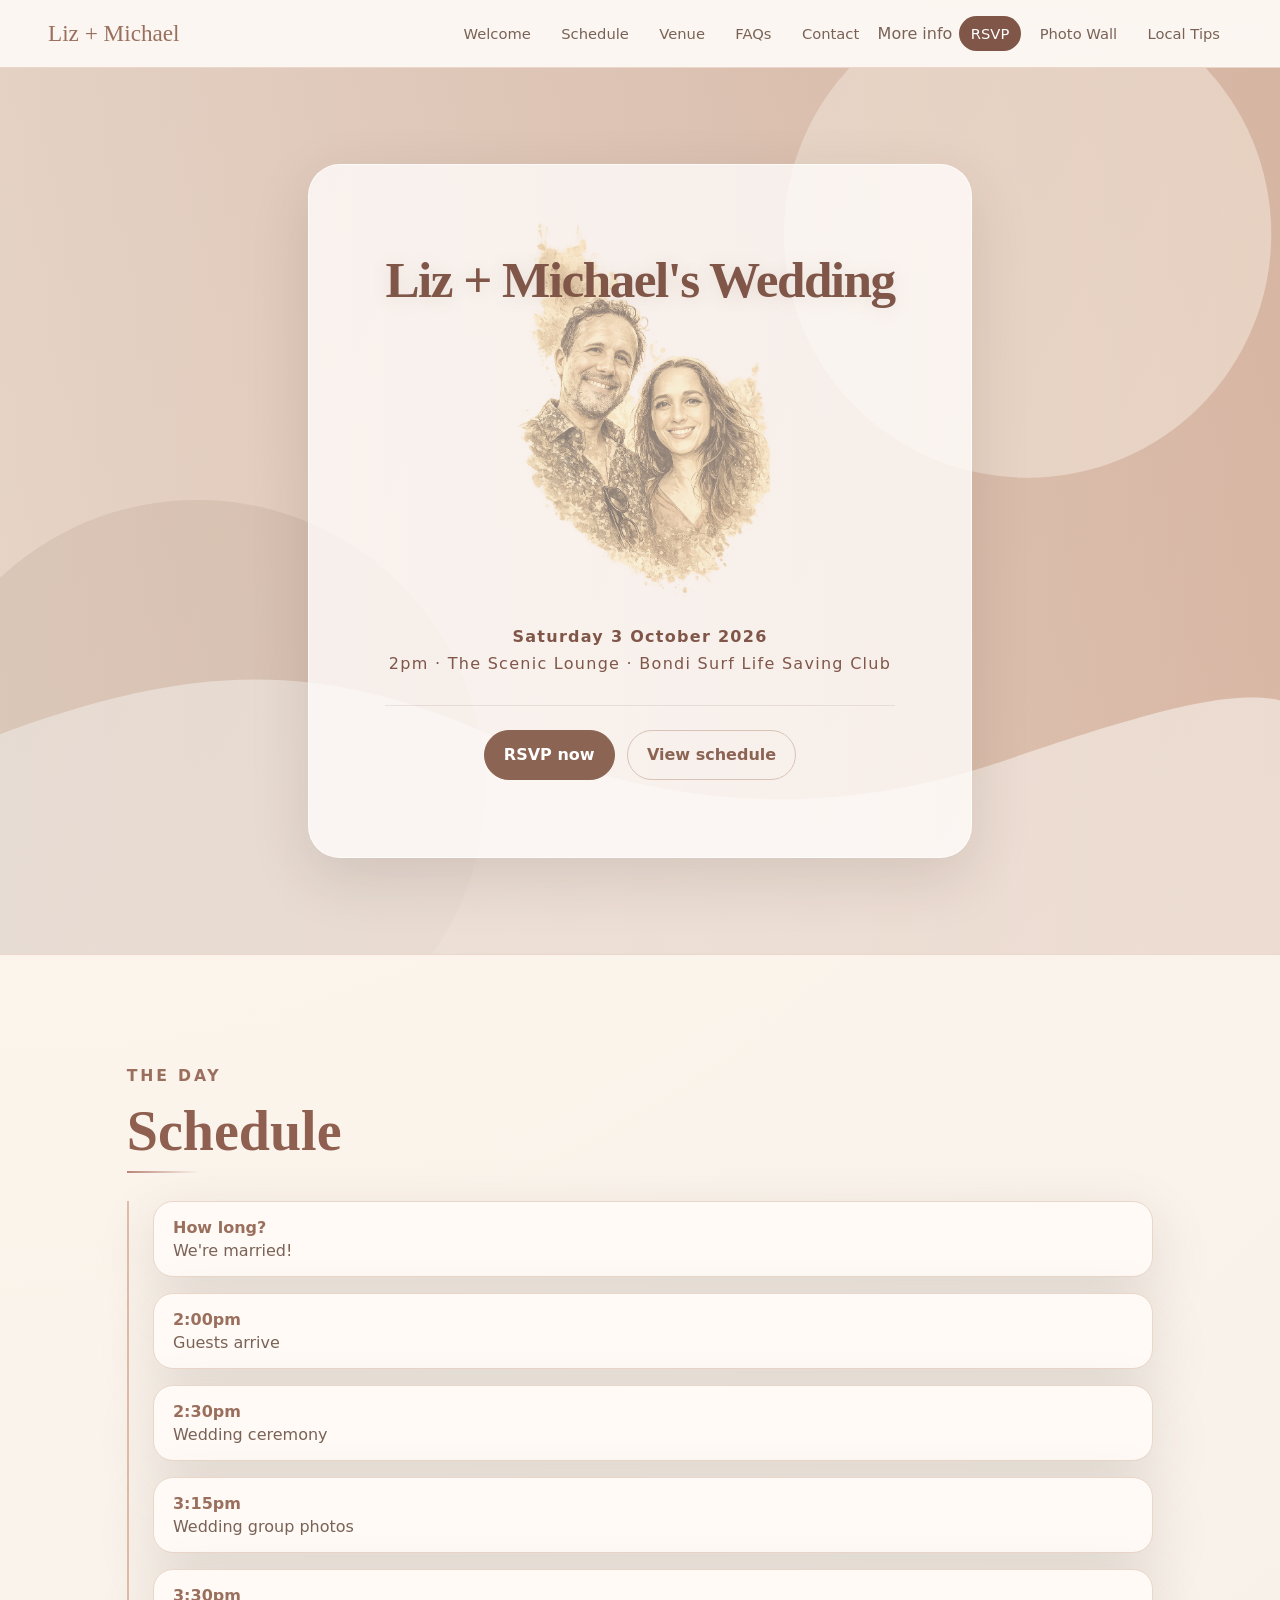
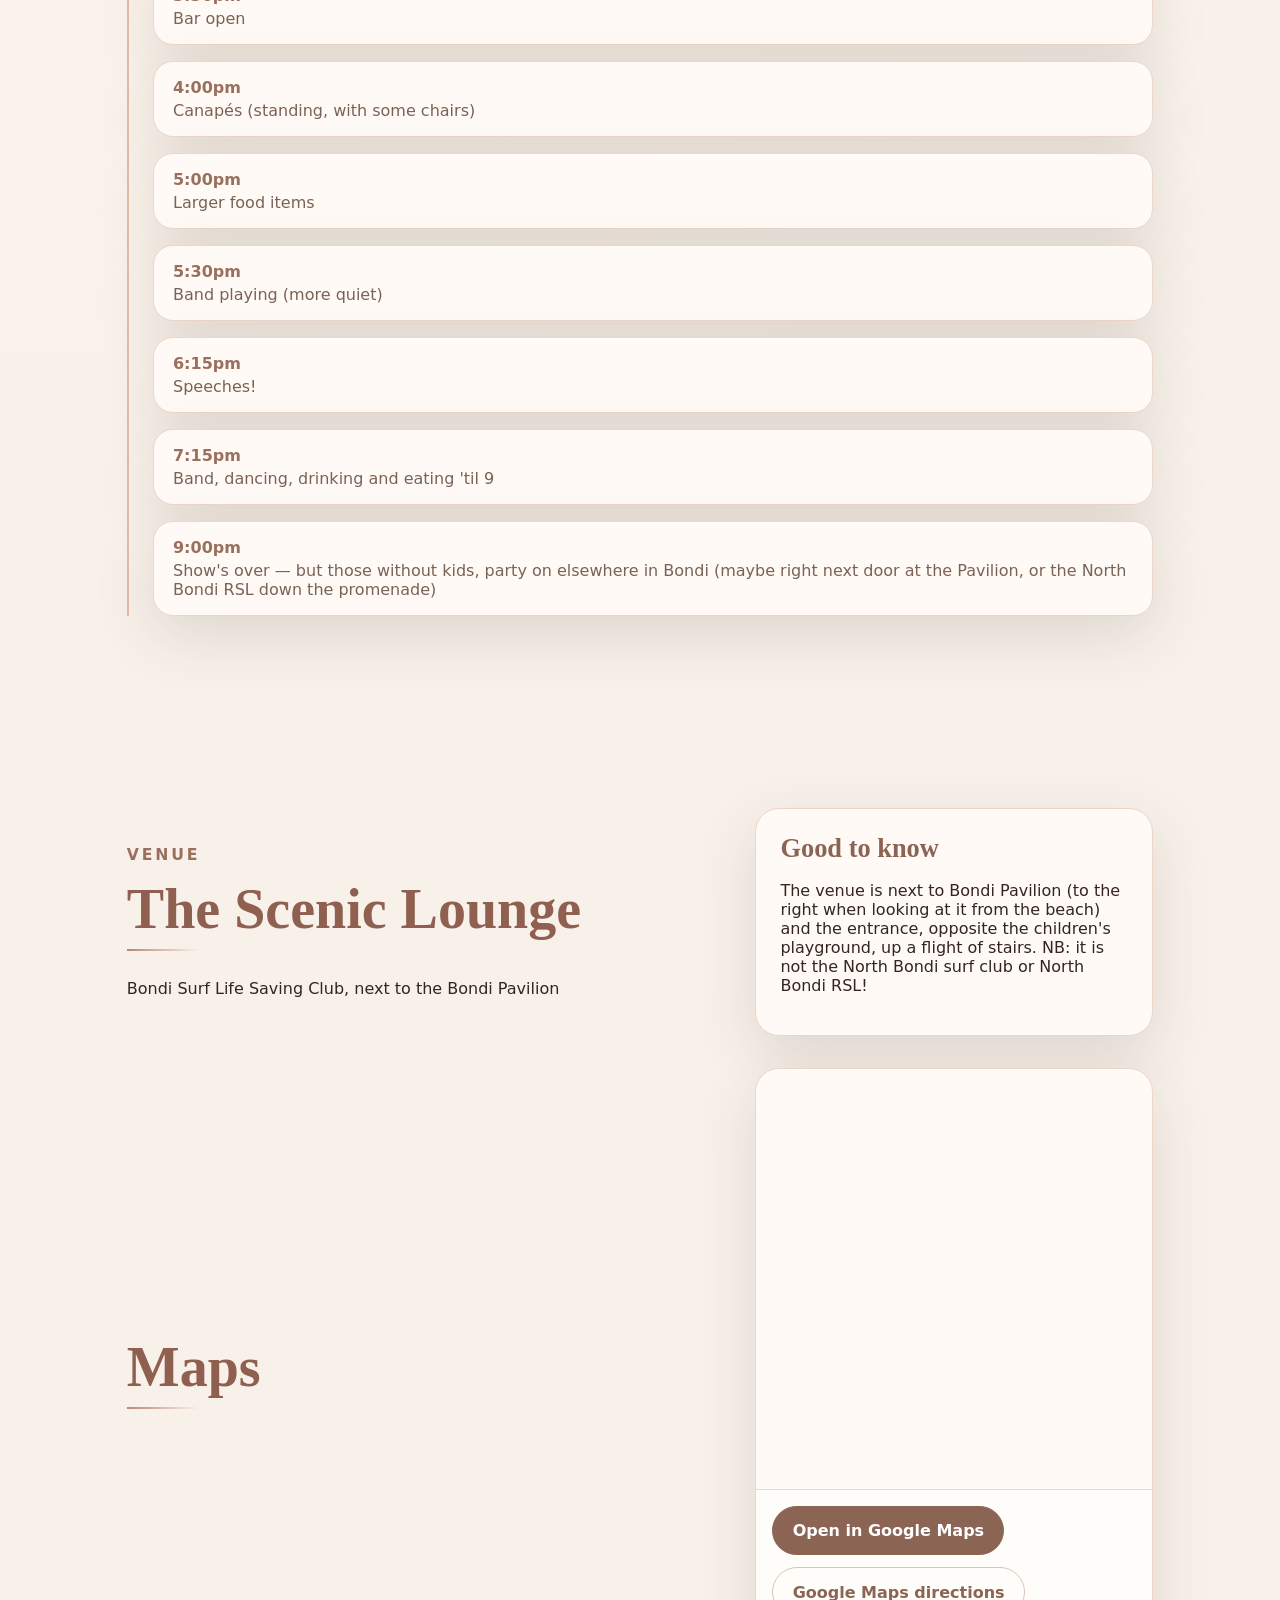
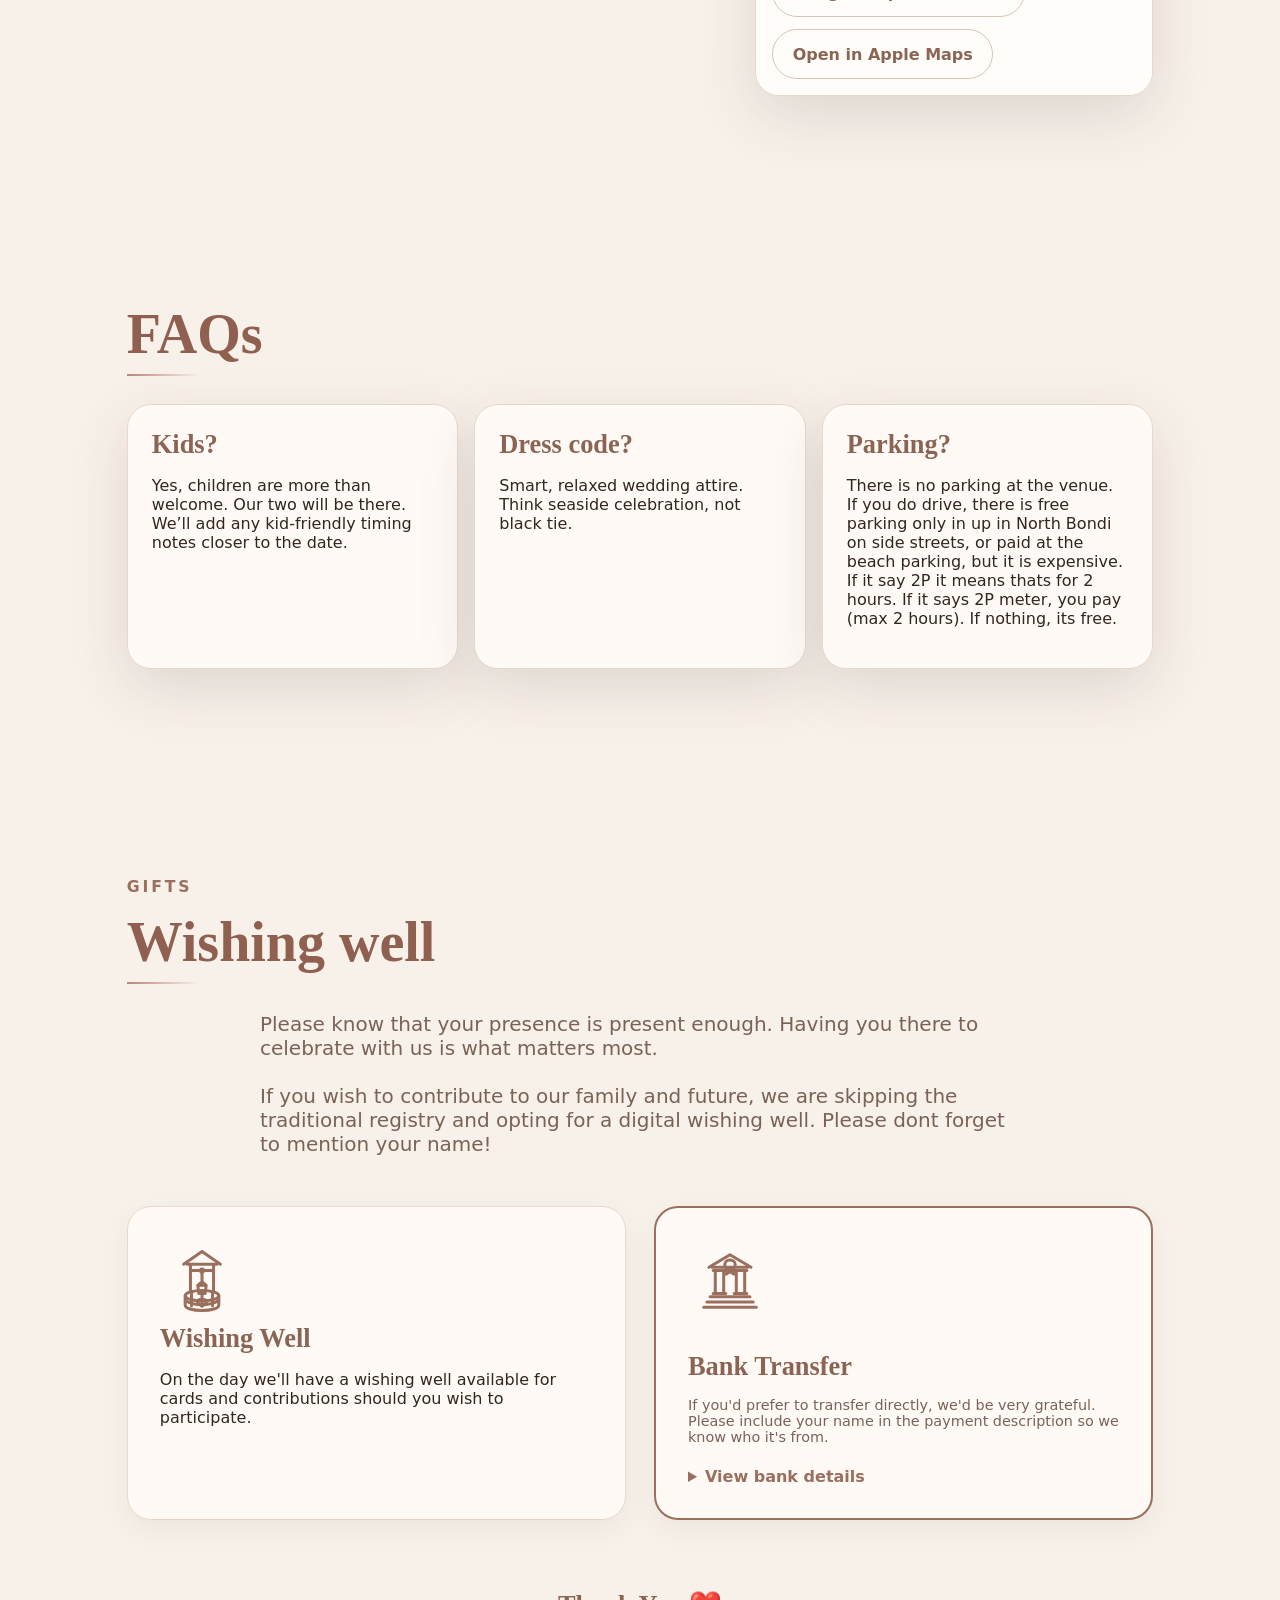
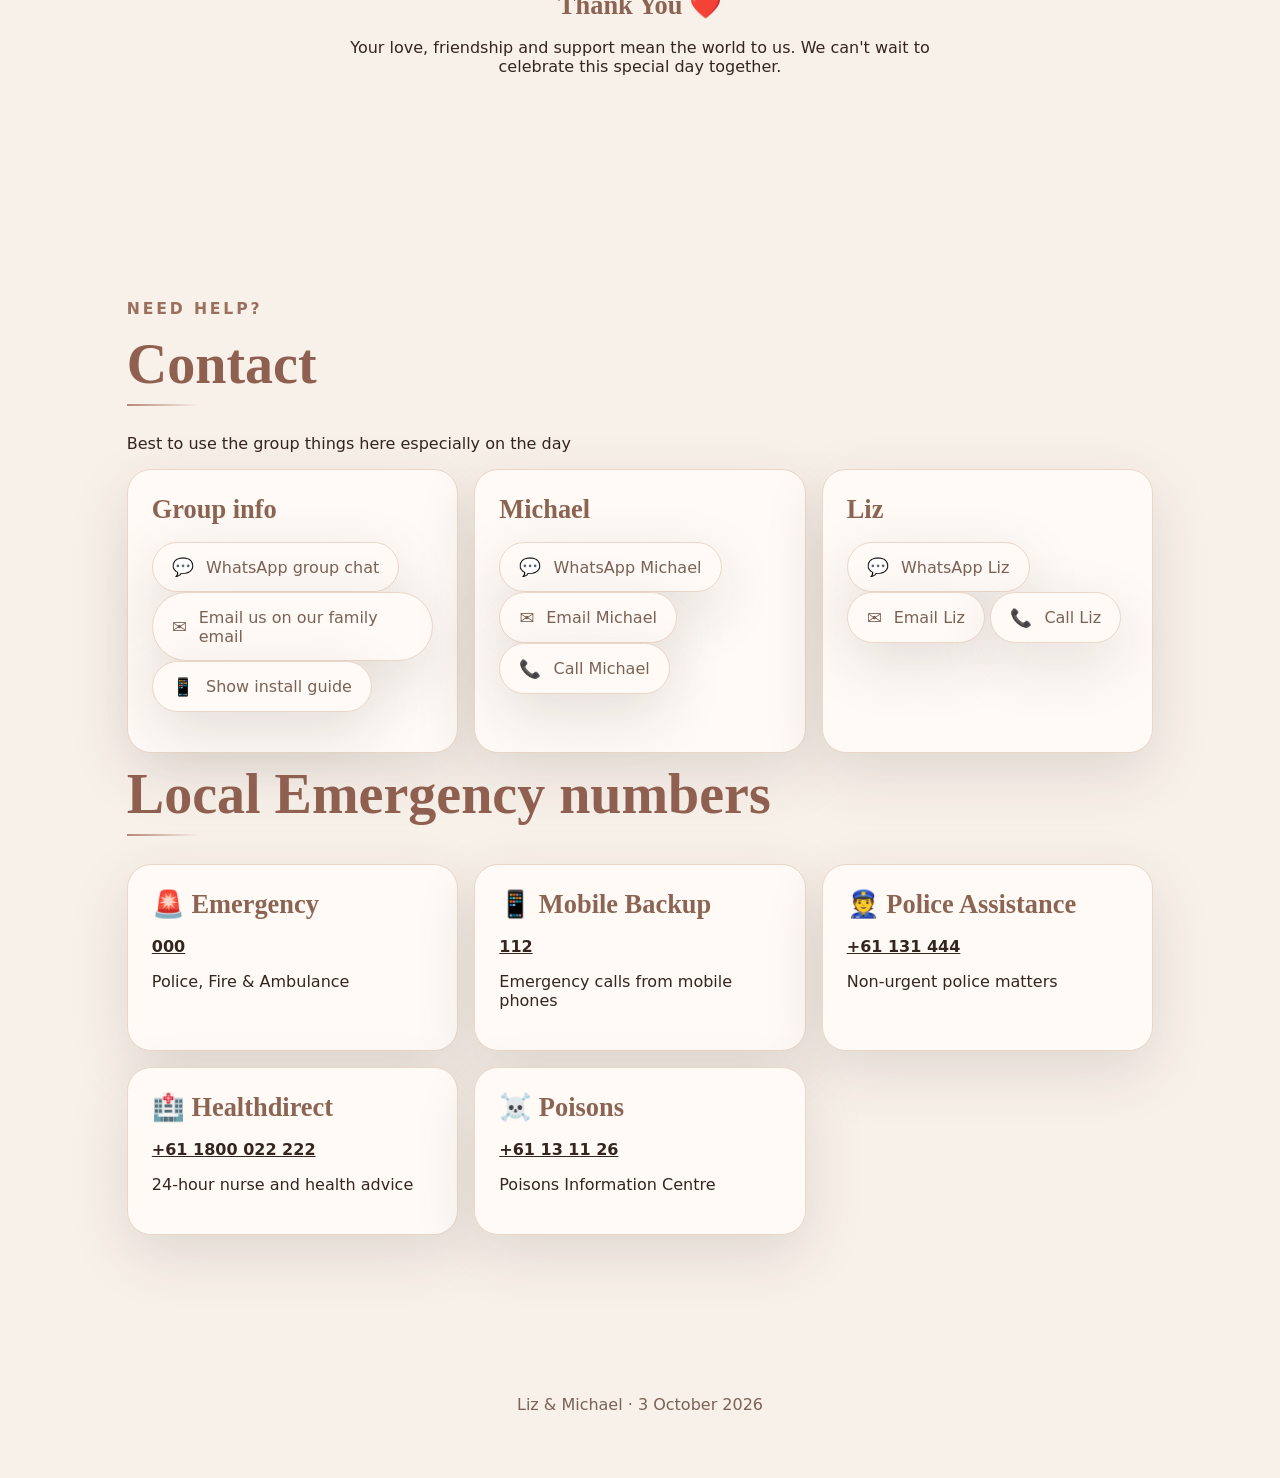
<file: index.html>
<!doctype html>
<html lang="en">
<head>
  <meta charset="utf-8" />
  <meta name="viewport" content="width=device-width, initial-scale=1" />
  <meta name="theme-color" content="#8f6f5f" />
  <title>Liz + Michael — Wedding</title>
  <link rel="manifest" href="manifest.json" />
  <link rel="apple-touch-icon" href="assets/icons/apple-touch-icon.png">
  <link rel="icon" href="/favicon.ico" sizes="any">

<link
  rel="icon"
  type="image/png"
  sizes="96x96"
  href="/favicon-96x96.png">
  <link rel="stylesheet" href="css/styles.css" />
  <!--
<script src="https://cdn.onesignal.com/sdks/web/v16/OneSignalSDK.page.js" defer></script>
<script>
  window.OneSignalDeferred = window.OneSignalDeferred || [];
  OneSignalDeferred.push(async function(OneSignal) {
    await OneSignal.init({
      appId: "38841e12-7b33-4984-9ed4-fbe309f06933",
    });
  });
</script>-->
</head>
<body>
  <header class="site-header">
    <a class="brand" href="index.html">Liz + Michael</a>
    <button class="nav-toggle" type="button" aria-label="Open menu" aria-expanded="false" aria-controls="site-navigation">☰</button>
    <nav id="site-navigation" class="nav">
      <a href="#welcome">Welcome</a><a href="#schedule">Schedule</a><a href="#venue">Venue</a><a href="#faqs">FAQs</a><a href="#contact">Contact</a>
        <span class="nav-label nav-label-more">More info</span></span><a class="pill" href="rsvp.html">RSVP</a><a href="photo-wall.html">Photo Wall</a><a href="local.html">Local Tips</a>
    </nav>
  </header>

  <main>
    
    
  <section id="welcome" class="hero section">
  <div class="hero-card reveal">

    <h1 class="no-divider">Liz + Michael's Wedding</h1>



    <p class="eyebrow-raised hero-kicker">
      Saturday 3 October 2026
    </p>

    <p class="hero-date  eyebrow-raised hero-kicker">
      2pm · The Scenic Lounge · Bondi Surf Life Saving Club
    </p>

    

    <div class="hero-actions hero-actions-lower">
      <a class="button" href="rsvp.html">RSVP now</a>
      <a class="button ghost" href="#schedule">View schedule</a>
    </div>

  </div>
</section>

	<div class="offline-banner">
	  You’re offline — maps, RSVP forms and live links may not work.
	</div>
    <section id="schedule" class="section reveal">
      <p class="eyebrow">The day</p><h2>Schedule</h2>
	   
	  
      <div class="timeline">
	  <div><strong>How long?</strong><span><span id="countdown" class="" aria-live="polite"></span></div>
        <div><strong>2:00pm</strong><span>Guests arrive</span></div>
        <div><strong>2:30pm</strong><span>Wedding ceremony</span></div>
        <div><strong>3:15pm</strong><span>Wedding group photos</span></div>
        <div><strong>3:30pm</strong><span>Bar open</span></div>
        <div><strong>4:00pm</strong><span>Canapés (standing, with some chairs)</span></div>
        <div><strong>5:00pm</strong><span>Larger food items</span></div>
        <div><strong>5:30pm</strong><span>Band playing (more quiet)</span></div>
        <div><strong>6:15pm</strong><span>Speeches!</span></div>
        <div><strong>7:15pm</strong><span>Band, dancing, drinking and eating 'til 9</span></div>
        <div><strong>9:00pm</strong><span>Show's over — but those without kids, party on elsewhere in Bondi (maybe right next door at the Pavilion, or the North Bondi RSL down the promenade)</span></div>
      </div>
    </section>

    <section id="venue" class="section split reveal">
      <div><p class="eyebrow">Venue</p><h2>The Scenic Lounge</h2><p>Bondi Surf Life Saving Club, next to the Bondi Pavilion </p></div>
      <div class="info-card"><h3>Good to know</h3><p>The venue is next to Bondi Pavilion (to the right when looking at it from the beach) and the entrance, opposite the children's playground, up a flight of stairs.
      NB: it is not the North Bondi surf club or North Bondi RSL!</p></div>
      <h2>Maps</h2>

	  <div class="map-card">

		<iframe
		  title="Bondi Surf Bathers Life Saving Club Map"
		  loading="lazy"
		  referrerpolicy="no-referrer-when-downgrade"
		  src="https://www.google.com/maps?q=Bondi+Surf+Bathers+Life+Saving+Club+Bondi+NSW&output=embed">
		</iframe>
		<div class="offline-map-fallback">
		  <h3>Offline Directions</h3>

		  <p>
			Bondi Surf Bathers Life Saving Club<br>
			Queen Elizabeth Drive<br>
			Bondi Beach NSW 2026
		  </p>

		  <p>
			The venue is next to Bondi Pavilion (to the right when looking at it) and the entrance, opposite the children's playground, up a flight of stairs
		  </p>
		</div>
		<div class="map-actions">
		  <a
			class="button"
			href="https://maps.google.com/?q=Bondi+Surf+Bathers+Life+Saving+Club"
			target="_blank"
			rel="noopener">
			Open in Google Maps
		  </a>

		  <a
			class="button ghost"
			href="https://www.google.com/maps/dir/?api=1&destination=Bondi+Surf+Bathers+Life+Saving+Club"
			target="_blank"
			rel="noopener">
			Google Maps directions
		  </a>
		  
			<a class="button ghost" href="https://maps.apple.com/?q=Bondi+Surf+Bathers+Life+Saving+Club" target="_blank">
			Open in Apple Maps
		  </a>
		</div>
	  </div>
	</section>

    <section id="faqs" class="section reveal">
      <p class="eyebrow"></p><h2>FAQs</h2>
      <div class="grid cards">
        <article><h3>Kids?</h3><p>Yes, children are more than welcome. Our two will be there. We’ll add any kid-friendly timing notes closer to the date.</p></article>
        <article><h3>Dress code?</h3><p>Smart, relaxed wedding attire. Think seaside celebration, not black tie.</p></article>
        <article><h3>Parking?</h3><p>There is no parking at the venue. If you do drive, there is free parking only in up in North Bondi on side streets, or paid at the beach parking, but it is expensive. If it say 2P it means thats for 2 hours. If it says 2P meter, you pay (max 2 hours). If nothing, its free.</p></article>
      </div>
    </section>

	<section id="registry" class="section reveal">

		<p class="eyebrow">Gifts</p>
		<h2>Wishing well</h2>

		<p class="lead registry-intro">
			Please know that your presence is present enough. Having you there to celebrate with us is what matters
			most.
			<br><br>
			If you wish to contribute to our family and future, we are skipping the
			traditional registry and opting for a digital wishing well. Please dont forget to mention your name!
		</p>

		<div class="gift-grid">

			<!-- Wishing Well -->

			<article class="gift-card">
				<div class="registry-icon"><svg xmlns="http://www.w3.org/2000/svg"
     viewBox="0 0 160 160"
     fill="none"
     aria-hidden="true">

    <g stroke="currentColor"
       stroke-width="3"
       stroke-linecap="round"
       stroke-linejoin="round">

        <!-- Roof -->
        <path d="M45 48 80 24l35 24"/>
        <path d="M52 48h56"/>

        <!-- Posts -->
        <path d="M58 48v52"/>
        <path d="M102 48v52"/>

        <!-- Cross beam -->
        <path d="M58 60h44"/>

        <!-- Winch -->
        <circle cx="80" cy="60" r="3"/>
        <path d="M80 63v24"/>

        <!-- Bucket -->
        <path d="M72 88h16l-2 16H74l-2-16z"/>
        <path d="M74 88c1-6 11-6 12 0"/>

        <!-- Well -->
        <ellipse cx="80" cy="108" rx="32" ry="10"/>
        <path d="M48 108v18c0 6 14 10 32 10s32-4 32-10v-18"/>
        <path d="M48 117c8 5 20 8 32 8s24-3 32-8"/>

        <!-- Stone divisions -->
        <path d="M60 103v24"/>
        <path d="M80 99v28"/>
        <path d="M100 103v24"/>

        <!-- Heart -->
        <path d="M80 118c-4-5-10-2-8 3 2 3 8 7 8 7s6-4 8-7c2-5-4-8-8-3z"/>

    </g>

</svg></div>

				<h3>Wishing Well</h3>

				<p>
					On the day we'll have a wishing well available for cards and
					contributions should you wish to participate.
				</p>
			</article>

			<article class="gift-card featured">

    <div class="gift-emoji">
<div class="gift-emoji">

<svg xmlns="http://www.w3.org/2000/svg"
     viewBox="0 0 160 160"
     fill="none"
     class="registry-icon"
     aria-hidden="true">

    <g stroke="currentColor"
       stroke-width="3"
       stroke-linecap="round"
       stroke-linejoin="round">

        <!-- Roof -->
        <path d="M40 52L80 28l40 24"/>
        <path d="M46 52h68"/>

        <!-- Ribbon -->
        <path d="M80 38
                 c6 0 10 4 10 9
                 s-4 9-10 9
                 s-10-4-10-9
                 s4-9 10-9z"/>
        <path d="M76 54l-3 11 7-5 7 5-3-11"/>

        <!-- Columns -->
        <path d="M52 58v44"/>
        <path d="M68 58v44"/>
        <path d="M92 58v44"/>
        <path d="M108 58v44"/>

        <!-- Capitals -->
        <path d="M48 58h24"/>
        <path d="M88 58h24"/>

        <!-- Bases -->
        <path d="M48 102h24"/>
        <path d="M88 102h24"/>

        <!-- Steps -->
        <path d="M42 108h76"/>
        <path d="M36 118h88"/>
        <path d="M30 128h100"/>

    </g> 

</svg>

</div>

	</div>

    <h3>Bank Transfer</h3>

    <p class="small">
        If you'd prefer to transfer directly, we'd be very grateful.
        Please include your name in the payment description so we know who it's from.
    </p>

    <details class="bank-details">

        <summary>View bank details</summary>

        <div class="bank-box">

            <div class="bank-item">
                <label>Account Name</label>
                <strong id="accName">
                    Elizabeth Newell &amp; Michael Cornell
                </strong>
                <button class="copy-detail" data-copy="accName">Copy</button>
            </div>

            <div class="bank-item">
                <label>BSB</label>
                <strong id="bsb">633-123</strong>
                <button class="copy-detail" data-copy="bsb">Copy</button>
            </div>

            <div class="bank-item">
                <label>Account Number</label>
                <strong id="accNo">189101538</strong>
                <button class="copy-detail" data-copy="accNo">Copy</button>
            </div>

        </div>

        <hr>

        <h4>International Transfers</h4>

        <p class="small">
            Most international banks can transfer using the details above.
            Alternatively, you may wish to use
            <a href="https://wise.com/" target="_blank" rel="noopener">Wise</a>,
            which often offers competitive exchange rates and lower transfer fees.
        </p>

        <div class="bank-box">

            <div class="bank-item">
                <label>Bank</label>

                <strong id="bname">
                    Bendigo and Adelaide Bank<br>
                    Bendigo Centre, Bath Lane<br>
                    Bendigo VIC 3550, Australia
                </strong>

                <button class="copy-detail" data-copy="bname">Copy</button>
            </div>

            <div class="bank-item">
                <label>SWIFT / BIC</label>

                <div class="bank-value">
                    <strong id="swift">BENDAU3B</strong>

                    <p class="swift-note">
                        If your bank requires an 11-character SWIFT/BIC,
                        use <strong>BENDAU3BXXX</strong>
                    </p>
                </div>

                <button class="copy-detail" data-copy="swift">Copy</button>
            </div>

        </div>

        <p class="small">
            Australia doesn't use IBAN numbers.
        </p>

    </details>

</article>

		</div>

		<div class="registry-footer">

			<h3>Thank You ❤️</h3>

			<p>
				Your love, friendship and support mean the world to us.
				We can't wait to celebrate this special day together.
			</p>

		</div>

	</section>
	

    <section id="contact" class="section reveal"><p class="eyebrow">Need help?</p><h2>Contact</h2><p>Best to use the group things here especially on the day
	
	<div class="grid cards">
       <article><h3>Group info</h3><p>
<a href="https://chat.whatsapp.com/DlBkA845jLG3YuXOPNsFch?s=cl&p=a&ilr=2" class="contact-link" target="_blank">
    <span class="icon">💬</span>
    <span>WhatsApp group chat</span>
</a>

<a href="mailto:wedding@cornell.limited" class="contact-link">
    <span class="icon">✉️</span>
    <span>Email us on our family email</span>
</a>
	<a href="#" class="contact-link" id="show-install-guide">
		<span class="icon">📱</span>
		<span>Show install guide</span>
	</a>
   
	   </p></article>
	   <article><h3>Michael</h3><p>
<a href="https://wa.me/+61401358602" class="contact-link" target="_blank">
    <span class="icon">💬</span>
    <span>WhatsApp Michael</span>
</a>

<a href="mailto:michaeljcornell@gmail.com" class="contact-link">
    <span class="icon">✉️</span>
    <span>Email Michael</span>
</a>

<a href="tel:+61401358602" class="contact-link">
    <span class="icon">📞</span>
    <span>Call Michael</span>
</a>
	  </article>
	   
	   <article><h3>Liz</h3><p>
<a href="https://wa.me/+61424619499" class="contact-link" target="_blank">
    <span class="icon">💬</span>
    <span>WhatsApp Liz</span>
</a>

<a href="mailto:newel833@gmail.com" class="contact-link">
    <span class="icon">✉️</span>
    <span>Email Liz</span>
</a>

<a href="tel:+61424619499" class="contact-link">
    <span class="icon">📞</span>
    <span>Call Liz</span>
</a>
	   
	   
	   </p></article>
    </div>
   

    <h2>Local Emergency numbers</h2>


    <div class="grid cards">

        <article>
            <h3>🚨 Emergency</h3>
            <p>
                <a href="tel:000"><strong>000</strong></a>
            </p>
            <p>Police, Fire & Ambulance</p>
        </article>

        <article>
            <h3>📱 Mobile Backup</h3>
            <p>
                <a href="tel:112"><strong>112</strong></a>
            </p>
            <p>Emergency calls from mobile phones</p>
        </article>

        <article>
            <h3>👮 Police Assistance</h3>
            <p>
                <a href="tel:+61131444"><strong>+61 131 444</strong></a>
            </p>
            <p>Non-urgent police matters</p>
        </article>

        <article>
            <h3>🏥 Healthdirect</h3>
            <p>
                <a href="tel:+611800022222"><strong>+61 1800 022 222</strong></a>
            </p>
            <p>24-hour nurse and health advice</p>
        </article>

        <article>
            <h3>☠️ Poisons</h3>
            <p>
                <a href="tel:+61131126"><strong>+61 13 11 26</strong></a>
            </p>
            <p>Poisons Information Centre</p>
        </article>

    

    </div>
</section>
  </main>


<div class="install-strip" id="install-strip" hidden>
  <div>
    <strong>Add our wedding app</strong>
    <span>
      Get quick access to schedules, maps, accommodation and photo sharing.
    </span>
  </div>

  <div class="install-actions">
    <button
      class="install-button"
      id="install-button"
      type="button">
      Add to Home Screen
    </button>

    <button
      class="install-dismiss"
      id="install-dismiss"
      type="button"
      aria-label="Dismiss install prompt">
      ×
    </button>
  </div>
</div>

<div
  class="install-modal"
  id="ios-install-modal"
  hidden
  aria-hidden="true">

  <div
    class="install-modal-card"
    role="dialog"
    aria-modal="true"
    aria-labelledby="ios-install-title">

    <button
      class="modal-close"
      id="ios-install-close"
      type="button"
      aria-label="Close install instructions">
      ×
    </button>

    <p class="eyebrow">iPhone & iPad</p>

    <h2 id="ios-install-title">
      Add to Home Screen
    </h2>

    <p>
      Add our wedding app to your Home Screen for easy access before and during the day.
    </p>

    <p>
      Tap <strong>Share</strong> in Safari, then select
      <strong>Add to Home Screen</strong>.
    </p>

    <img
      class="install-gif"
      src="assets/images/ios-add-to-home.gif"
      alt="How to add the wedding site to your iPhone home screen">
  </div>
</div>

  <footer><p>Liz & Michael · 3 October 2026</p></footer>
  <script src="js/app.js"></script>
</body>
</html>
</file>
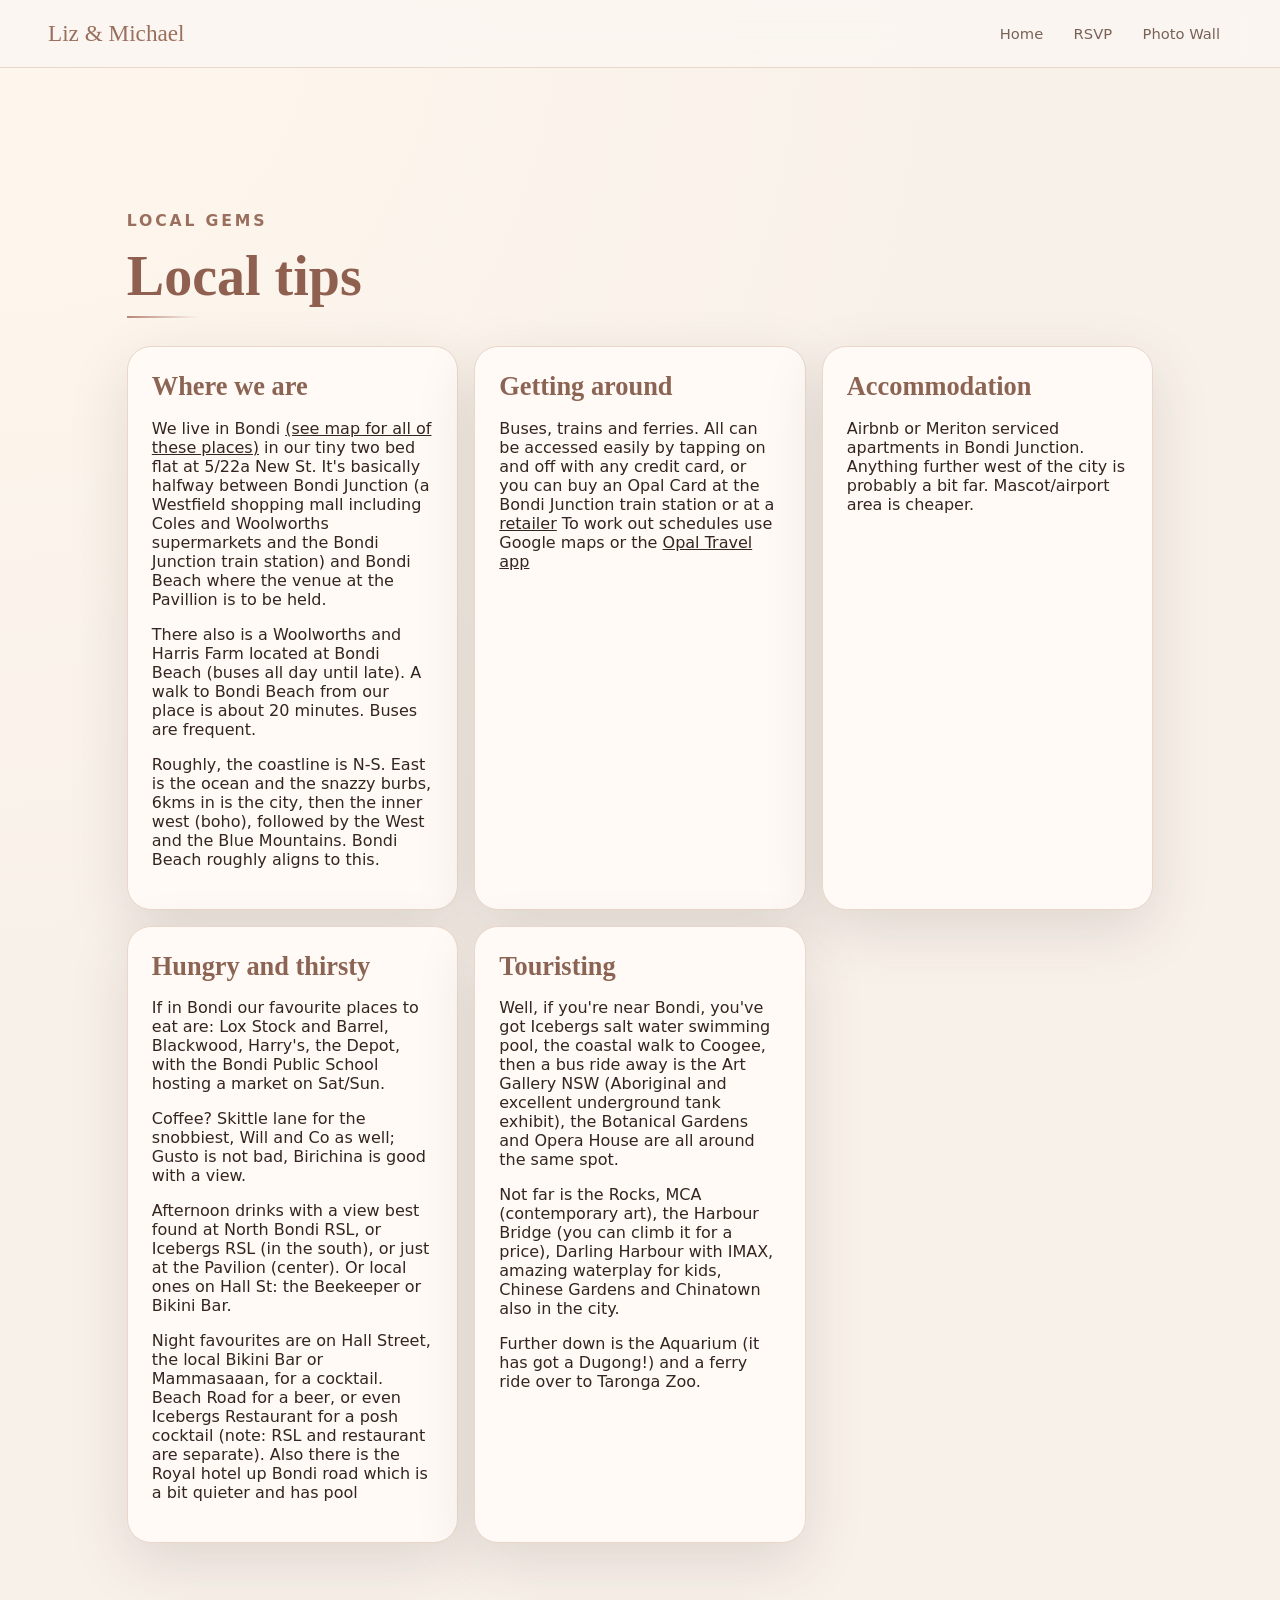
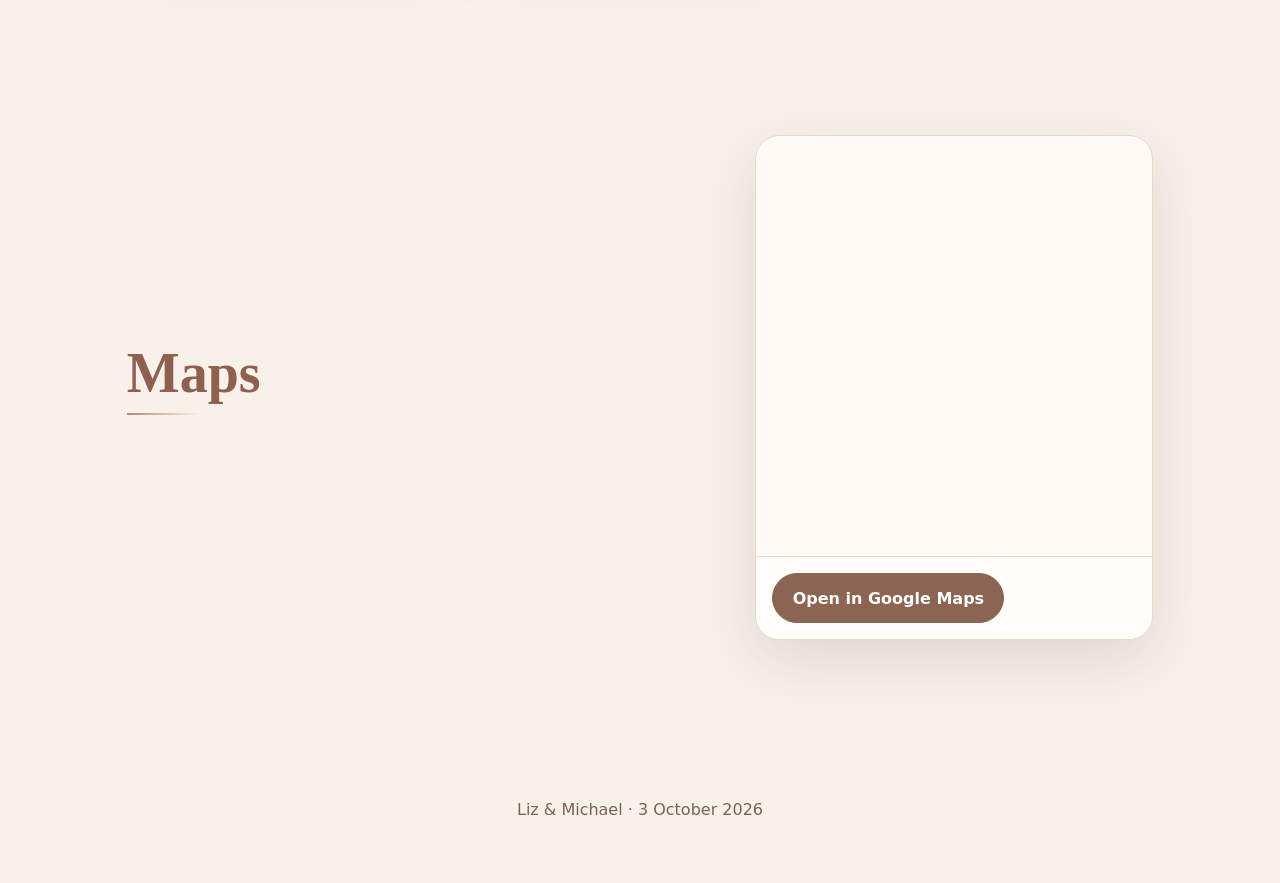
<file: local.html>
<!doctype html>
<html lang="en">
   <head>
      <meta charset="utf-8" />
      <meta name="viewport" content="width=device-width,initial-scale=1" />
      <meta name="theme-color" content="#8f6f5f" />
      <title>Local Recommendations — Liz & Michael</title>
      <link rel="manifest" href="manifest.json" />
      <link rel="apple-touch-icon" href="assets/icons/apple-touch-icon.png">
	  <link rel="icon" href="/favicon.ico" sizes="any">

		<link
		  rel="icon"
		  type="image/png"
		  sizes="96x96"
		  href="/favicon-96x96.png">
      <link rel="stylesheet" href="css/styles.css" />
   </head>
   <body>
      <header class="site-header">
         <a class="brand" href="index.html">Liz & Michael</a><button
            class="nav-toggle"
            type="button"
            aria-label="Open menu"
            aria-expanded="false"
            aria-controls="site-navigation"
         >
            ☰
         </button>
         <nav id="site-navigation" class="nav">
            <a href="index.html">Home</a><a href="rsvp.html">RSVP</a
            ><a href="photo-wall.html">Photo Wall</a
            >
         </nav>
      </header>
      <main class="page">
         <section id="faqs" class="section reveal visible">
		  <p class="eyebrow">Local gems</p><h2>Local tips</h2>
		  <div class="grid cards">
			<article>
               <h3>Where we are </h3>
				<p>We live in Bondi <a href="#maps">(see map for all of these places)</a> in our tiny two bed flat at 5/22a New St. It's basically halfway between Bondi Junction (a Westfield shopping mall including 
				Coles and Woolworths supermarkets and the Bondi Junction train station) and Bondi Beach where the venue at the Pavillion is to be held.
				</p>
				 <p>There also is a Woolworths and Harris Farm located at Bondi Beach (buses all day until late).
				  A walk to Bondi Beach from our place is about 20 minutes. Buses are frequent.  </p>
				  <p>
				  Roughly, the coastline is N-S. East is the ocean and the snazzy burbs, 6kms in is the city, then the inner west (boho), followed by the West and the Blue Mountains.
				  Bondi Beach roughly aligns to this.</p>
							</article>
				<article>
							   <h3>Getting around</h3>
							   <p>Buses, trains and ferries. All can be accessed easily by tapping on and off with any credit card, or you can buy an Opal Card at the Bondi Junction train station or at a <a href="https://transportnsw.info/tickets-fares/opal/opal-retailers#/opal-retailers" target ="_new">retailer</a>
				  To work out schedules use Google maps or the <a href="https://transportnsw.info/plan/transport-apps/opal-travel-app" target="_new">Opal Travel app</a></p>
							</article>
            <article>
               <h3>Accommodation</h3>
               <p>Airbnb or Meriton serviced apartments in Bondi Junction. Anything further west of the city is probably a bit far. Mascot/airport area is cheaper. </p>
            </article>
            <article>
               <h3>Hungry and thirsty</h3>
               <p>
                  If in Bondi our favourite places to eat are:
				  Lox Stock and Barrel, Blackwood, Harry's, the Depot, with the Bondi Public School hosting a market on Sat/Sun. </p>
				<p>Coffee? Skittle lane for the snobbiest, Will and Co as well; Gusto is not bad, Birichina is good with a view.</p>
				  <p>Afternoon drinks with a view best found at North Bondi RSL, or Icebergs RSL (in the south), or just at the Pavilion (center). Or local ones on  Hall St: the Beekeeper or Bikini Bar.</p>
				  <p> Night favourites are on Hall Street, the local Bikini Bar or Mammasaaan, for a cocktail. Beach Road for a beer, or even Icebergs Restaurant for a posh cocktail (note: RSL and restaurant are separate). Also there is the Royal hotel up Bondi road which is a bit quieter and has pool
               </p>
            </article>
<article>
               <h3>Touristing</h3>
               <p>
                  Well, if you're near Bondi, you've got Icebergs salt water swimming pool, the coastal walk to Coogee, then a bus ride away is the Art Gallery NSW (Aboriginal and excellent underground tank exhibit),
				  the Botanical Gardens and Opera House are all around the same spot.</p>
				  <p> Not far is the Rocks, MCA (contemporary art), the Harbour Bridge (you can climb it for a price), Darling Harbour with IMAX, amazing waterplay for kids, Chinese Gardens and Chinatown also in the city.</p>
				  <p> Further down is the Aquarium (it has got a Dugong!) and a ferry ride over to Taronga Zoo.</p>
            </article>
		</div>
	</section>
	
	<section id="maps" class="section split reveal">

      <h2>Maps</h2>

	  <div class="map-card">

		<iframe
		  title="Bondi Beach and surrounds"
		  loading="lazy"
		  referrerpolicy="no-referrer-when-downgrade"
		  src="https://www.google.com/maps/d/u/0/embed?mid=1oM9PVwpGUcPHTOg0_J2ZzMryRzfFXHk&ehbc=2E312F">
		</iframe>

		<div class="map-actions">
		  <a
			class="button"
			href="https://www.google.com/maps/d/u/0/embed?mid=1oM9PVwpGUcPHTOg0_J2ZzMryRzfFXHk&ehbc=2E312F"
			target="_blank"
			rel="noopener">
			Open in Google Maps
		  </a>
		  
		</div>
	  </div>
	</section>
        
    </main>
 
<div class="install-strip" id="install-strip" hidden>
  <div>
    <strong>Add our wedding app</strong>
    <span>
      Get quick access to schedules, maps, accommodation and photo sharing.
    </span>
  </div>

  <div class="install-actions">
    <button
      class="install-button"
      id="install-button"
      type="button">
      Add to Home Screen
    </button>

    <button
      class="install-dismiss"
      id="install-dismiss"
      type="button"
      aria-label="Dismiss install prompt">
      ×
    </button>
  </div>
</div>

<div
  class="install-modal"
  id="ios-install-modal"
  hidden
  aria-hidden="true">

  <div
    class="install-modal-card"
    role="dialog"
    aria-modal="true"
    aria-labelledby="ios-install-title">

    <button
      class="modal-close"
      id="ios-install-close"
      type="button"
      aria-label="Close install instructions">
      ×
    </button>

    <p class="eyebrow">iPhone & iPad</p>

    <h2 id="ios-install-title">
      Add to Home Screen
    </h2>

    <p>
      Add our wedding app to your Home Screen for easy access before and during the day.
    </p>

    <p>
      Tap <strong>Share</strong> in Safari, then select
      <strong>Add to Home Screen</strong>.
    </p>

    <img
      class="install-gif"
      src="assets/images/ios-add-to-home.gif"
      alt="How to add the wedding site to your iPhone home screen">
  </div>
</div>

  <footer><p>Liz & Michael · 3 October 2026</p></footer>
  <script src="js/app.js"></script>
</body>
</html>
</file>
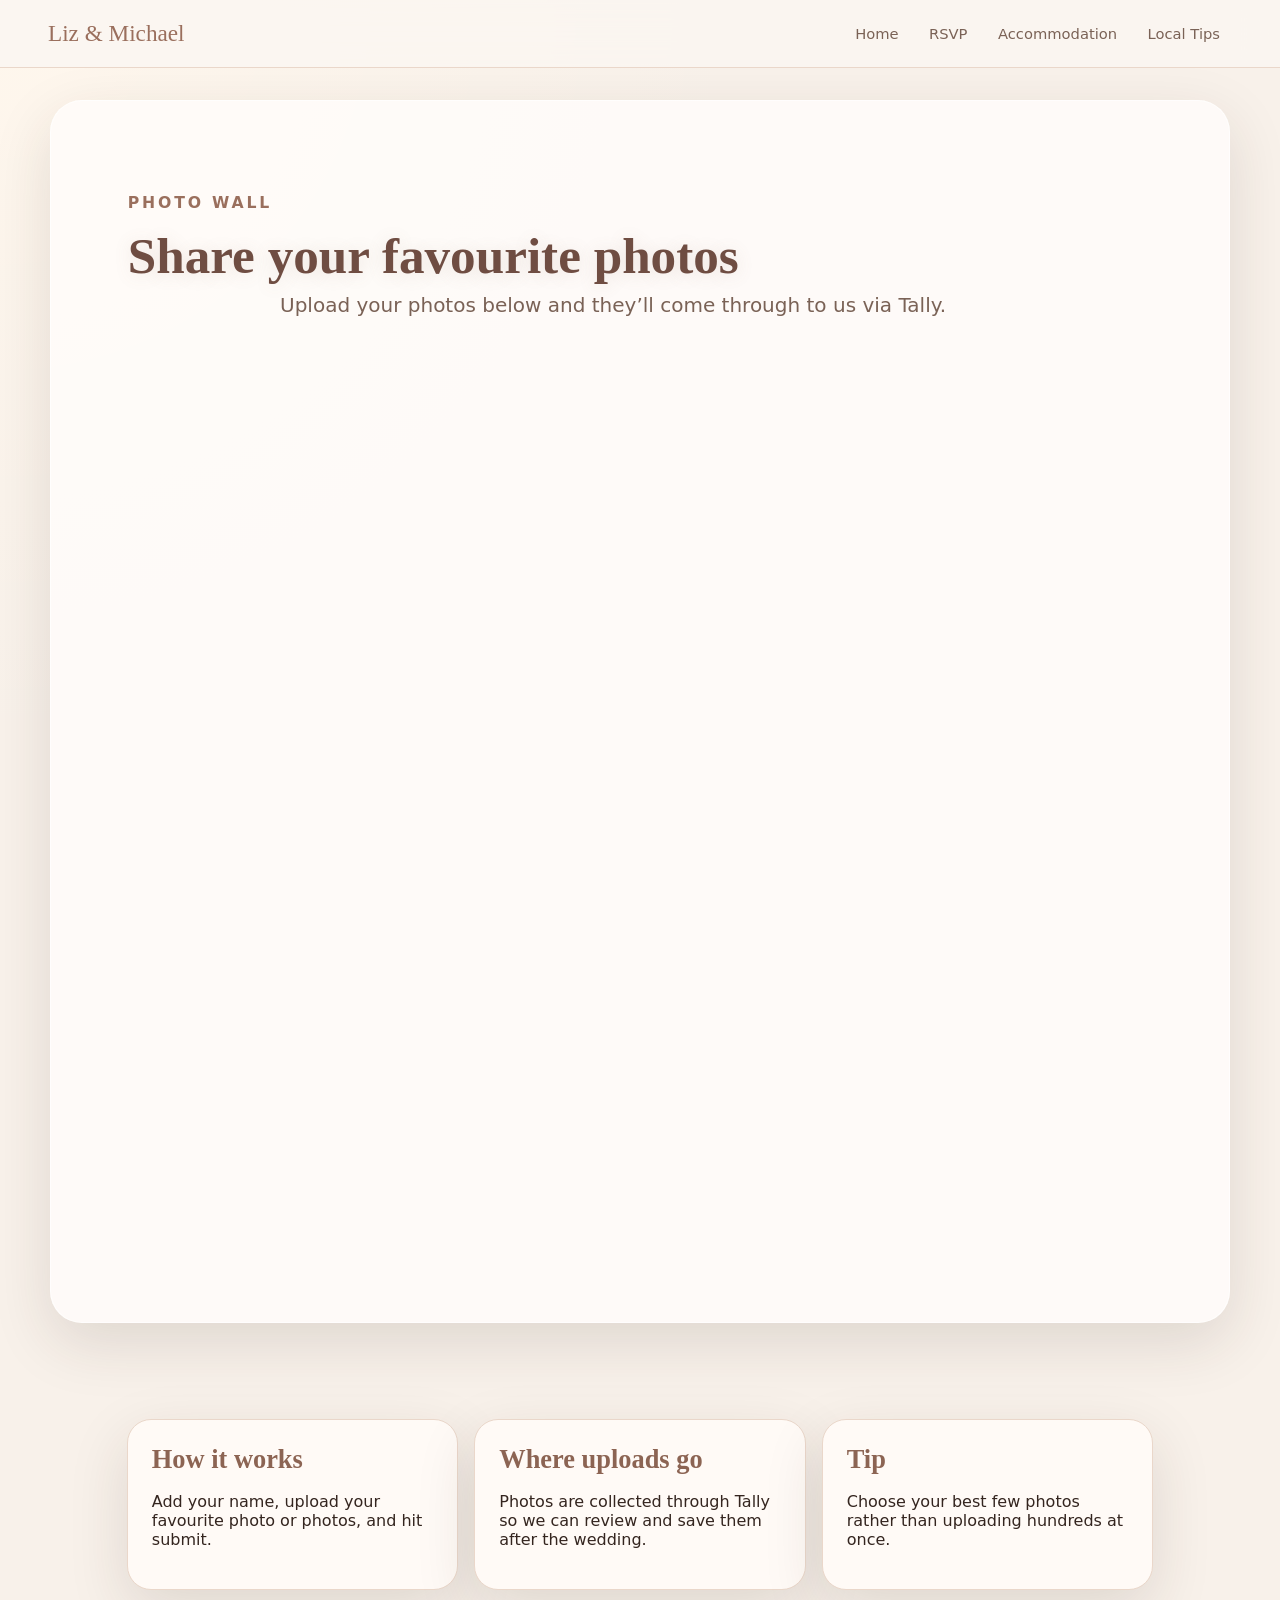
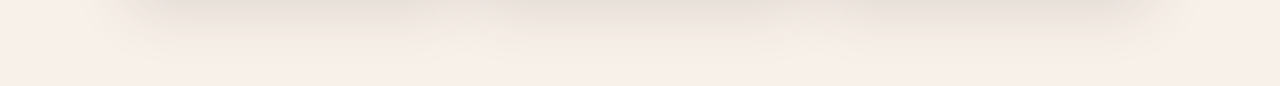
<file: photo-wall-2.html>
<!doctype html>
<html lang="en">
<head>
  <meta charset="utf-8">
  <meta name="viewport" content="width=device-width,initial-scale=1">
  <meta name="theme-color" content="#8f6f5f">
  <title>Photo Wall — Liz & Michael</title>

  <link rel="manifest" href="manifest.json">
  <link rel="apple-touch-icon" href="assets/icons/icon-192.png">
  <link rel="stylesheet" href="css/styles.css">
</head>

<body>
  <header class="site-header">
    <a class="brand" href="index.html">Liz & Michael</a>

    <button class="nav-toggle" type="button" aria-label="Open menu" aria-expanded="false" aria-controls="site-navigation">☰</button>

    <nav id="site-navigation" class="nav">
      <a href="index.html">Home</a>
      <a href="rsvp.html">RSVP</a>
      <a href="accommodation.html">Accommodation</a>
      <a href="local.html">Local Tips</a>
    </nav>
  </header>

  <main class="page">
    <section class="section page-hero reveal">
      <p class="eyebrow">Photo Wall</p>
      <h1>Share your favourite photos</h1>

      <p class="lead">
        Upload your photos below and they’ll come through to us via Tally.
      </p>

      <iframe
        src="https://tally.so/embed//pbZjaZ?alignLeft=1&hideTitle=1&transparentBackground=1&dynamicHeight=1"
        width="100%"
        height="900"
        frameborder="0"
        marginheight="0"
        marginwidth="0"
        title="Upload wedding photos"
        style="border:none;">
      </iframe>
    </section>

    <section class="section grid cards reveal">
      <article>
        <h3>How it works</h3>
        <p>Add your name, upload your favourite photo or photos, and hit submit.</p>
      </article>

      <article>
        <h3>Where uploads go</h3>
        <p>Photos are collected through Tally so we can review and save them after the wedding.</p>
      </article>

      <article>
        <h3>Tip</h3>
        <p>Choose your best few photos rather than uploading hundreds at once.</p>
      </article>
    </section>
  </main>

  <div class="install-strip" id="install-strip" hidden>
    <div>
      <strong>Save this wedding site</strong>
      <span>Install it to your home screen for quick offline access.</span>
    </div>
    <button class="install-button" id="install-button" type="button">Install app</button>
  </div>

  <div class="install-modal" id="ios-install-modal" hidden aria-hidden="true">
    <div class="install-modal-card" role="dialog" aria-modal="true" aria-labelledby="ios-install-title">
      <button class="modal-close" id="ios-install-close" type="button" aria-label="Close install instructions">×</button>
      <p class="eyebrow">iPhone / iPad</p>
      <h2 id="ios-install-title">Add to Home Screen</h2>
      <p>On iOS, install from Safari using Share, then <strong>Add to Home Screen</strong>.</p>
      <img class="install-gif" src="assets/images/ios-add-to-home.gif" alt="Animated guide showing how to add this wedding site to the iPhone home screen">
    </div>
  </div>

  <script src="js/app.js"></script>
</body>
</html>
</file>
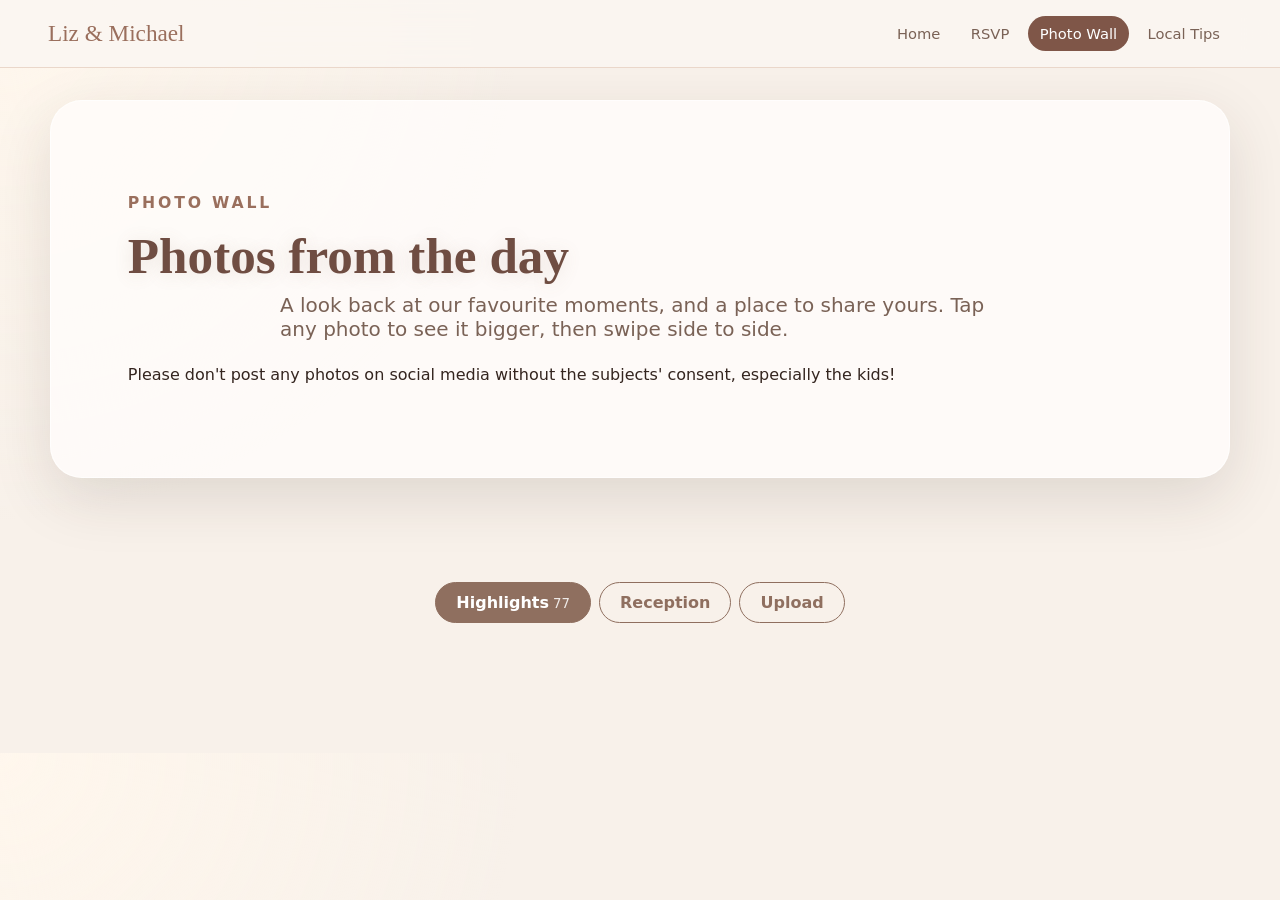
<file: photo-wall.html>
<!doctype html>
<html lang="en">
<head>
  <meta charset="utf-8">
  <meta name="viewport" content="width=device-width,initial-scale=1">
  <meta name="theme-color" content="#8f6f5f">
  <title>Photo Wall — Liz & Michael</title>

  <link rel="manifest" href="manifest.json">
  <link rel="apple-touch-icon" href="assets/icons/apple-touch-icon.png">
  <link rel="icon" href="/favicon.ico" sizes="any">

<link
  rel="icon"
  type="image/png"
  sizes="96x96"
  href="/favicon-96x96.png">
  <link rel="stylesheet" href="css/styles.css">

  <style>
    /* Photo wall (scoped with pw- prefix so it can't clash with styles.css) */

    /* Tabs */
    .pw-tabs {
      display: flex; gap: 8px; justify-content: center; flex-wrap: wrap;
      margin: 8px 0 18px;
    }
    .pw-tab {
      border: 1px solid #8f6f5f; background: transparent; color: #8f6f5f;
      padding: 10px 20px; border-radius: 999px; font: inherit; font-weight: 600;
      cursor: pointer; transition: background .2s, color .2s;
    }
    .pw-tab:hover { background: rgba(143,111,95,.12); }
    .pw-tab[aria-selected="true"] { background: #8f6f5f; color: #fff; }
    .pw-tab small { font-weight: 400; opacity: .85; margin-left: 4px; }

    /* Thumbnail grid (fixed square tiles = no layout jumping while 100 photos lazy-load) */
    .pw-wall {
      display: grid; gap: 8px;
      grid-template-columns: repeat(auto-fill, minmax(120px, 1fr));
    }
    .pw-wall button {
      display: block; width: 100%; aspect-ratio: 1; padding: 0; border: 0;
      background: #e9e2dd; border-radius: 10px; overflow: hidden; cursor: zoom-in;
    }
    .pw-wall img {
      display: block; width: 100%; height: 100%; object-fit: cover;
      opacity: 0; transition: opacity .4s, transform .3s;
    }
    .pw-wall img.loaded { opacity: 1; }
    .pw-wall button:hover img { transform: scale(1.06); }
    .pw-status { text-align: center; opacity: .7; padding: 24px 0; }
    .pw-album-link { text-align: center; margin-top: 16px; }

    /* Full-screen viewer: swipe/scroll side to side */
    .pw-lb {
      position: fixed; inset: 0; background: #000; z-index: 1000;
      display: none;
    }
    .pw-lb.open { display: block; }
    .pw-track {
      display: flex; height: 100%; overflow-x: auto; overflow-y: hidden;
      scroll-snap-type: x mandatory; scrollbar-width: none;
      overscroll-behavior: contain;
    }
    .pw-track::-webkit-scrollbar { display: none; }
    .pw-slide {
      flex: 0 0 100%; height: 100%; scroll-snap-align: center;
      scroll-snap-stop: always; display: flex; align-items: center; justify-content: center;
    }
    .pw-slide img { max-width: 100%; max-height: 100%; object-fit: contain; }

    .pw-back {
      position: absolute; top: 10px; left: 10px; z-index: 2;
      width: 44px; height: 44px; border: 0; border-radius: 50%;
      background: rgba(0,0,0,.55); color: #fff; font-size: 1.6rem; line-height: 1;
      cursor: pointer; display: flex; align-items: center; justify-content: center;
    }
    .pw-back:hover { background: rgba(255,255,255,.2); }
    .pw-count {
      position: absolute; top: 20px; left: 0; right: 0; text-align: center;
      color: #fff; font-size: .9rem; opacity: .8; pointer-events: none; z-index: 1;
    }
    .pw-nav {
      position: absolute; top: 50%; transform: translateY(-50%); z-index: 2;
      width: 48px; height: 48px; border: 0; border-radius: 50%;
      background: rgba(0,0,0,.45); color: #fff; font-size: 2rem; line-height: 1;
      cursor: pointer; display: flex; align-items: center; justify-content: center;
    }
    .pw-nav:hover { background: rgba(255,255,255,.2); }
    .pw-nav.prev { left: 12px; } .pw-nav.next { right: 12px; }
    @media (hover: none) { .pw-nav { display: none; } } /* touch: just swipe */

        /* Floating back-to-top button */
    .pw-top {
      position: fixed; right: 16px; bottom: 20px; z-index: 900;
      width: 44px; height: 44px; border: 0; border-radius: 50%;
      background: rgba(143,111,95,.9); color: #fff; font-size: 1.3rem; line-height: 1;
      cursor: pointer; display: flex; align-items: center; justify-content: center;
      box-shadow: 0 2px 8px rgba(0,0,0,.25);
      opacity: 0; transform: translateY(10px); pointer-events: none;
      transition: opacity .25s, transform .25s;
    }
    .pw-top.show { opacity: 1; transform: none; pointer-events: auto; }
    .pw-top:hover { background: #8f6f5f; }
  </style>
</head>

<body>
  <header class="site-header">
    <a class="brand" href="index.html">Liz & Michael</a>

    <button class="nav-toggle" type="button" aria-label="Open menu" aria-expanded="false" aria-controls="site-navigation">
      ☰
    </button>

    <nav id="site-navigation" class="nav">
      <a href="index.html">Home</a>
      <a href="rsvp.html">RSVP</a>
      <a href="photos.html" class="pill">Photo Wall</a>
      <a href="local.html">Local Tips</a>
    </nav>
  </header>

  <main class="page">
    <section class="section page-hero reveal">
      <p class="eyebrow">Photo Wall</p>
      <h1>Photos from the day</h1>
      <p class="lead">
        A look back at our favourite moments, and a place to share yours. Tap any photo to see it bigger, then swipe side to side.
      </p>
      <p>
        Please don't post any photos on social media without the subjects' consent, especially the kids!
      </p>
    </section>

    <section class="section reveal">
      <!-- TABS: label text is free to change. data-panel must match a panel id below. -->
      <div class="pw-tabs" role="tablist" aria-label="Photo galleries">
        <button class="pw-tab" role="tab" type="button" data-panel="top50" aria-selected="true">Highlights</button>
        <button class="pw-tab" role="tab" type="button" data-panel="reception" aria-selected="false">Reception</button>
        <button class="pw-tab" role="tab" type="button" data-panel="upload" aria-selected="false">Upload</button>
      </div>

      <!-- Panel 1: Top 50 (photos-top50.json) -->
      <div class="pw-panel" id="top50" role="tabpanel">
        <div class="pw-status">Loading photos…</div>
        <div class="pw-wall" data-src="photos-top50.json"></div>
        <p class="pw-album-link">
        
        </p>
      </div>

      <!-- Panel 2: Reception (photos-reception.json) -->
      <div class="pw-panel" id="reception" role="tabpanel" hidden>
        <div class="pw-status">Loading photos…</div>
        <div class="pw-wall" data-src="photos-reception.json"></div>
        <p class="pw-album-link">
       
        </p>
      </div>

      <!-- Panel 3: Upload (Tally form loads only when this tab is opened) -->
      <div class="pw-panel" id="upload" role="tabpanel" data-type="upload" hidden>
        <p class="lead" style="text-align:center">
          Upload your favourite photos from the day. Add a short caption if you like.
        </p>

        <iframe
          id="photoTallyFrame"
          width="100%"
          height="1000"
          frameborder="0"
          title="Upload wedding photos"
          style="border:none;">
        </iframe>

        <div class="grid cards">
          <article>
            <h3>📸 Upload a few favourites</h3>
            <p>Pick your best shots rather than uploading hundreds at once.</p>
          </article>

          <article>
            <h3>💬 Add a caption</h3>
            <p>Tell us who is in the photo or what was happening.</p>
          </article>

          <article>
            <h3>💛 Thank you</h3>
            <p>We’ll collect the photos and save them after the wedding.</p>
          </article>
        </div>
      </div>
    </section>
  </main>
  <!-- Floating back-to-top button -->
  <button class="pw-top" id="pwTop" type="button" aria-label="Back to top">↑</button>
  <!-- Full-screen viewer -->
  <div class="pw-lb" id="pwLb" role="dialog" aria-modal="true" aria-label="Photo viewer">
    <button class="pw-back" id="pwBack" type="button" aria-label="Back to gallery">←</button>
    <div class="pw-count" id="pwCount"></div>
    <button class="pw-nav prev" id="pwPrev" type="button" aria-label="Previous photo">‹</button>
    <button class="pw-nav next" id="pwNext" type="button" aria-label="Next photo">›</button>
    <div class="pw-track" id="pwTrack"></div>
  </div>

<div class="install-strip" id="install-strip" hidden>
  <div>
    <strong>Add our wedding app</strong>
    <span>
      Get quick access to schedules, maps, accommodation and photo sharing.
    </span>
  </div>

  <div class="install-actions">
    <button
      class="install-button"
      id="install-button"
      type="button">
      Add to Home Screen
    </button>

    <button
      class="install-dismiss"
      id="install-dismiss"
      type="button"
      aria-label="Dismiss install prompt">
      ×
    </button>
  </div>
</div>

<div
  class="install-modal"
  id="ios-install-modal"
  hidden
  aria-hidden="true">

  <div
    class="install-modal-card"
    role="dialog"
    aria-modal="true"
    aria-labelledby="ios-install-title">

    <button
      class="modal-close"
      id="ios-install-close"
      type="button"
      aria-label="Close install instructions">
      ×
    </button>

    <p class="eyebrow">iPhone & iPad</p>

    <h2 id="ios-install-title">
      Add to Home Screen
    </h2>

    <p>
      Add our wedding app to your Home Screen for easy access before and during the day.
    </p>

    <p>
      Tap <strong>Share</strong> in Safari, then select
      <strong>Add to Home Screen</strong>.
    </p>

    <img
      class="install-gif"
      src="assets/images/ios-add-to-home.gif"
      alt="How to add the wedding site to your iPhone home screen">
  </div>
</div>

  <script>
    (function () {
      const THUMB = "w500-h500-c";  // square crop for the grid
      const FULL = "w2000";         // size in the viewer
      const sized = (u, s) => /=[wsh]\d|=s\d/.test(u) ? u : u + "=" + s;

      const tabs = [...document.querySelectorAll(".pw-tab")];
      const panels = [...document.querySelectorAll(".pw-panel")];
      const loaded = {};   // panel id -> true once its content is loaded

      // ---------- Tabs ----------
      function selectTab(id, updateHash) {
        if (!document.getElementById(id)) id = panels[0].id;
        tabs.forEach(t => t.setAttribute("aria-selected", String(t.dataset.panel === id)));
        panels.forEach(p => { p.hidden = p.id !== id; });
        if (updateHash) history.replaceState(null, "", "#" + id);
        loadPanel(document.getElementById(id));
      }
      tabs.forEach(t => t.addEventListener("click", () => selectTab(t.dataset.panel, true)));

      // ---------- Load a panel (only when its tab is first shown) ----------
      function loadPanel(panel) {
        if (loaded[panel.id]) return;
        loaded[panel.id] = true;

        if (panel.dataset.type === "upload") {
          const guestCode = localStorage.getItem("guest_code") || "";
          document.getElementById("photoTallyFrame").src =
            "https://tally.so/embed/pbZjaZ" +
            "?alignLeft=1" +
            "&hideTitle=1" +
            "&transparentBackground=1" +
            "&dynamicHeight=1" +
            "&guest_code=" + encodeURIComponent(guestCode);
          return;
        }

        const wall = panel.querySelector(".pw-wall");
        const status = panel.querySelector(".pw-status");
        const tab = tabs.find(t => t.dataset.panel === panel.id);

        fetch(wall.dataset.src, { cache: "no-cache" })
          .then(r => { if (!r.ok) throw new Error(r.status); return r.json(); })
          .then(list => {
            const photos = list.map(p => typeof p === "string" ? p : p.url).filter(Boolean);
            if (!photos.length) { status.textContent = "No photos yet, check back soon."; return; }
            status.remove();
            tab.insertAdjacentHTML("beforeend", "<small>" + photos.length + "</small>");
            render(wall, photos);
          })
          .catch(() => { status.textContent = "Photos will appear here soon."; });
      }

      function render(wall, photos) {
        const frag = document.createDocumentFragment();
        photos.forEach((url, i) => {
          const b = document.createElement("button");
          b.type = "button";
          b.setAttribute("aria-label", "Open photo " + (i + 1));
          const img = new Image();
          img.src = sized(url, THUMB);
          img.alt = "";
          img.loading = "lazy";
          img.referrerPolicy = "no-referrer";
          img.onload = () => img.classList.add("loaded");
          img.onerror = () => b.remove();
          b.appendChild(img);
          b.addEventListener("click", () => openViewer(photos, i));
          frag.appendChild(b);
        });
        wall.appendChild(frag);
      }

      // ---------- Viewer ----------
      const lb = document.getElementById("pwLb");
      const track = document.getElementById("pwTrack");
      const count = document.getElementById("pwCount");
      let total = 0;
      let urls = [];

      function loadSlide(i) {
        const slide = track.children[i];
        if (!slide || slide.firstChild) return;
        const img = new Image();
        img.src = sized(urls[i], FULL);
        img.alt = "";
        img.referrerPolicy = "no-referrer";
        slide.appendChild(img);
      }
      function loadAround(i) { for (let k = i - 1; k <= i + 2; k++) loadSlide(k); }
      function index() { return Math.round(track.scrollLeft / track.clientWidth); }
      function updateCount() {
        const i = Math.min(Math.max(index(), 0), total - 1);
        count.textContent = (i + 1) + " / " + total;
        loadAround(i);
      }

      function openViewer(photos, i) {
        urls = photos;
        total = photos.length;
        track.innerHTML = "";
        photos.forEach(() => {
          const s = document.createElement("div");
          s.className = "pw-slide";
          track.appendChild(s);
        });
        lb.classList.add("open");
        document.body.style.overflow = "hidden";
        track.scrollLeft = i * track.clientWidth;
        updateCount();
        history.pushState({ pw: 1 }, "");   // phone back button closes the viewer
      }
      function closeUI() {
        lb.classList.remove("open");
        document.body.style.overflow = "";
        track.innerHTML = "";
      }
      function isOpen() { return lb.classList.contains("open"); }
      function goBack() { if (history.state && history.state.pw) history.back(); else closeUI(); }

      let ticking = false;
      track.addEventListener("scroll", () => {
        if (ticking) return;
        ticking = true;
        requestAnimationFrame(() => { updateCount(); ticking = false; });
      }, { passive: true });

      document.getElementById("pwBack").onclick = goBack;
      document.getElementById("pwPrev").onclick = () => track.scrollBy({ left: -track.clientWidth, behavior: "smooth" });
      document.getElementById("pwNext").onclick = () => track.scrollBy({ left: track.clientWidth, behavior: "smooth" });
      window.addEventListener("popstate", () => { if (isOpen()) closeUI(); });
      document.addEventListener("keydown", e => {
        if (!isOpen()) return;
        if (e.key === "Escape") goBack();
        if (e.key === "ArrowLeft") track.scrollBy({ left: -track.clientWidth, behavior: "smooth" });
        if (e.key === "ArrowRight") track.scrollBy({ left: track.clientWidth, behavior: "smooth" });
      });

      // Start on the tab in the URL (#reception, #upload) or the first one
      selectTab(location.hash.slice(1) || panels[0].id, false);
    })();
  </script>

  <script src="js/app.js"></script>
    <script>
    // Back-to-top button: appears once you've scrolled down a bit
    (function () {
      const btn = document.getElementById("pwTop");
      const update = () => btn.classList.toggle("show", window.scrollY > 500);
      window.addEventListener("scroll", update, { passive: true });
      btn.addEventListener("click", () => window.scrollTo({ top: 0, behavior: "smooth" }));
      update();
    })();
  </script>
</body>
</html>
</file>
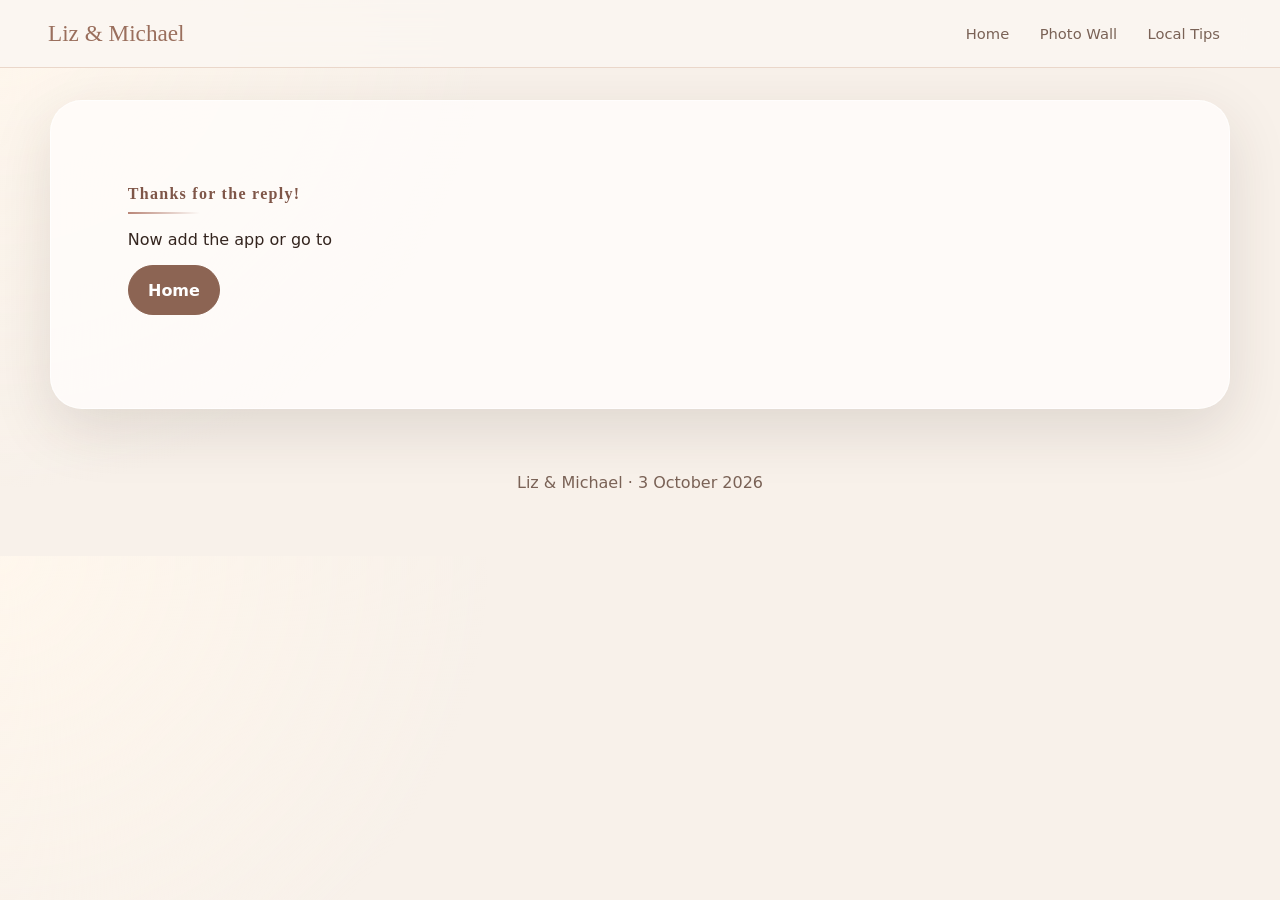
<file: rsvp-confirm.html>
<!doctype html><html lang="en"><head><meta charset="utf-8"><meta name="viewport" content="width=device-width,initial-scale=1"><meta name="theme-color" content="#8f6f5f"><title>RSVP — Liz & Michael</title><link rel="manifest" href="manifest.json">
<link rel="apple-touch-icon" href="assets/icons/apple-touch-icon.png">
<link rel="icon" href="/favicon.ico" sizes="any">

<link
  rel="icon"
  type="image/png"
  sizes="96x96"
  href="/favicon-96x96.png">
<link rel="stylesheet" href="css/styles.css">

</head><body><header class="site-header"><a class="brand" href="index.html">Liz & Michael</a><button class="nav-toggle" type="button" aria-label="Open menu" aria-expanded="false" aria-controls="site-navigation">☰</button><nav id="site-navigation" class="nav"><a href="index.html">Home</a><a href="photo-wall.html">Photo Wall</a><a href="local.html">Local Tips</a></nav></header>

<main class="page">

  <section class="section page-hero reveal">


    <div id="guestGreeting"> <h2 class="eyebrow-raised hero-kicker">
      Thanks for the reply!
    </h2><p>Now add the app or go to</p>
	<p><a class="button" href="index.html">Home</a></p>
	</div>


  </section>

</main>



<div class="install-strip" id="install-strip" hidden>
  <div>
    <strong>Add our wedding app</strong>
    <span>
      Get quick access to schedules, maps, accommodation and photo sharing.
    </span>
  </div>

  <div class="install-actions">
    <button
      class="install-button"
      id="install-button"
      type="button">
      Add to Home Screen
    </button>

    <button
      class="install-dismiss"
      id="install-dismiss"
      type="button"
      aria-label="Dismiss install prompt">
      ×
    </button>
  </div>
</div>

<div
  class="install-modal"
  id="ios-install-modal"
  hidden
  aria-hidden="true">

  <div
    class="install-modal-card"
    role="dialog"
    aria-modal="true"
    aria-labelledby="ios-install-title">

    <button
      class="modal-close"
      id="ios-install-close"
      type="button"
      aria-label="Close install instructions">
      ×
    </button>

    <p class="eyebrow">iPhone & iPad</p>

    <h2 id="ios-install-title">
      Add to Home Screen
    </h2>

    <p>
      Add our wedding app to your Home Screen for easy access before and during the day.
    </p>

    <p>
      Tap <strong>Share</strong> in Safari, then select
      <strong>Add to Home Screen</strong>.
    </p>

    <img
      class="install-gif"
      src="assets/images/ios-add-to-home.gif"
      alt="How to add the wedding site to your iPhone home screen">
  </div>
</div>

  <footer><p>Liz & Michael · 3 October 2026</p></footer>
  <script src="js/app.js"></script>
</body>
</html>
</file>
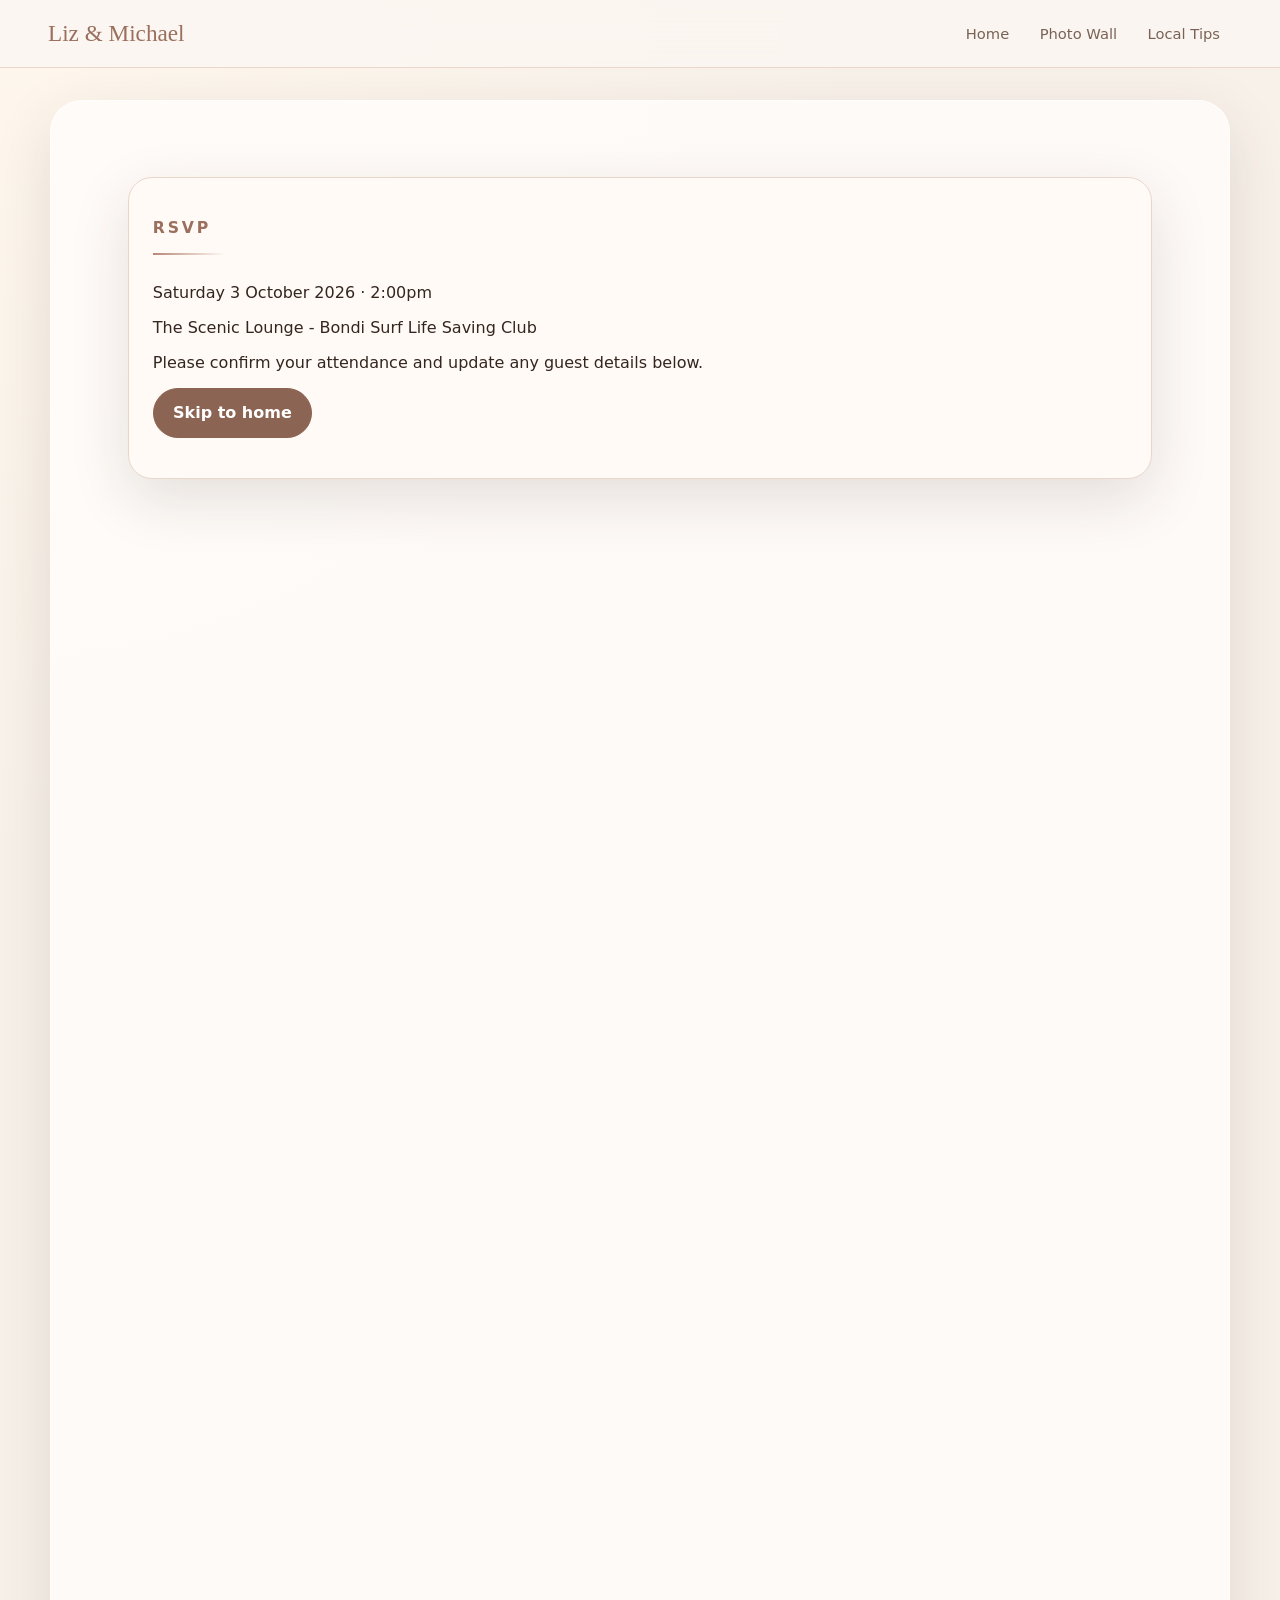
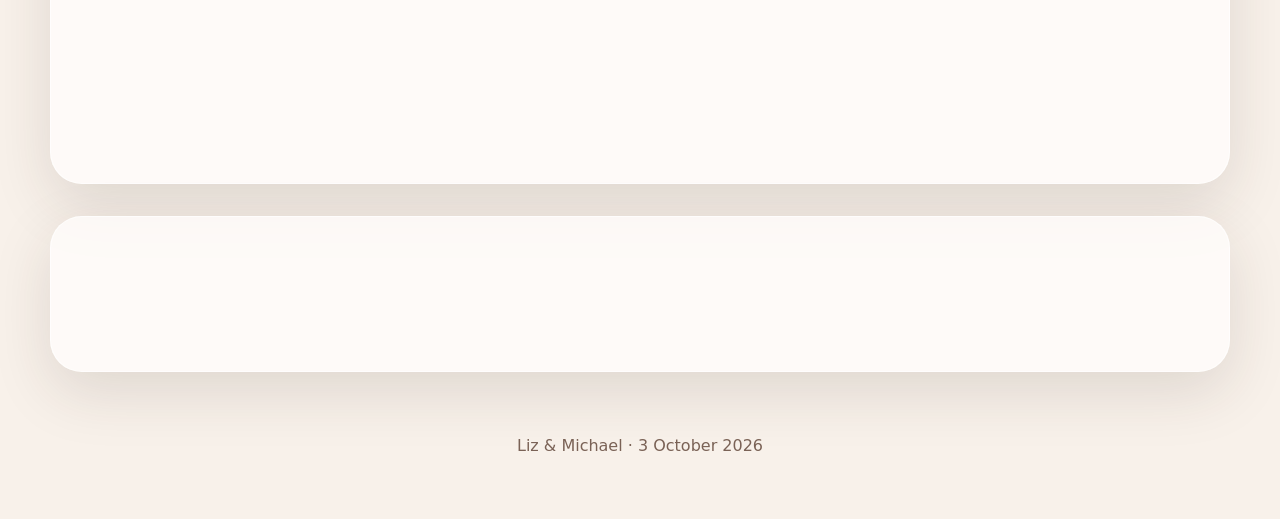
<file: rsvp.html>
<!doctype html><html lang="en"><head><meta charset="utf-8"><meta name="viewport" content="width=device-width,initial-scale=1"><meta name="theme-color" content="#8f6f5f"><title>RSVP — Liz & Michael</title><link rel="manifest" href="manifest.json">
<link rel="apple-touch-icon" href="assets/icons/apple-touch-icon.png">
<link rel="icon" href="/favicon.ico" sizes="any">

<link
  rel="icon"
  type="image/png"
  sizes="96x96"
  href="/favicon-96x96.png">
<link rel="stylesheet" href="css/styles.css">

</head><body><header class="site-header"><a class="brand" href="index.html">Liz & Michael</a><button class="nav-toggle" type="button" aria-label="Open menu" aria-expanded="false" aria-controls="site-navigation">☰</button><nav id="site-navigation" class="nav"><a href="index.html">Home</a><a href="photo-wall.html">Photo Wall</a><a href="local.html">Local Tips</a></nav></header>

<main class="page">

  <section class="section page-hero reveal">


    <div id="guestGreeting"></div>

    <iframe
      id="tallyFrame"
      width="100%"
      height="1200"
      frameborder="0"
      loading="lazy"
      style="border:none;">
    </iframe>

  </section>

</main>

<script>
document.addEventListener("DOMContentLoaded", function () {

    const params = new URLSearchParams(window.location.search);

["guest_code", "guest_names", "num_kids", "num_adults"].forEach(key => {
    const value = params.get(key);
    if (value) {
        localStorage.setItem(key, value);
    }
});

const guestCode  = params.get("guest_code")  || localStorage.getItem("guest_code")  || "";
const guestNames = params.get("guest_names") || localStorage.getItem("guest_names") || "";
const numKids    = params.get("num_kids")    || localStorage.getItem("num_kids")    || "";
const numAdults  = params.get("num_adults")  || localStorage.getItem("num_adults")  || "";
	
    const greeting = document.getElementById("guestGreeting");

 
    greeting.innerHTML = `
        <div class="info-card" style="margin-bottom:1.5rem;">
            <p class="eyebrow">RSVP </p>
            <h2>${guestNames}</h2>

			<article><p>Saturday 3 October 2026 · 2:00pm</p><p>The Scenic Lounge - Bondi Surf Life Saving Club</p><p>Please confirm your attendance and update any guest details below.</p><p><a class="button" href="index.html">Skip to home</a></p></article>

        </div>
    `;
  
  
    const tallyUrl =
        "https://tally.so/embed/Gx7Q4Z" +
        "?alignLeft=1" +
        "&hideTitle=1" +
        "&transparentBackground=1" +
        "&dynamicHeight=1" +
        "&guest_code=" + encodeURIComponent(guestCode) +
        "&guest_names=" + encodeURIComponent(guestNames) +
        "&num_kids=" + encodeURIComponent(numKids) +
        "&num_adults=" + encodeURIComponent(numAdults);

    document.getElementById("tallyFrame").src = tallyUrl;

});
</script>
<main class="page">

  <section class="section page-hero reveal">


    <div id="guestGreeting"> 
	
	</div>


  </section>

</main>


<div class="install-strip" id="install-strip" hidden>
  <div>
    <strong>Add our wedding app</strong>
    <span>
      Get quick access to schedules, maps, accommodation and photo sharing.
    </span>
  </div>

  <div class="install-actions">
    <button
      class="install-button"
      id="install-button"
      type="button">
      Add to Home Screen
    </button>

    <button
      class="install-dismiss"
      id="install-dismiss"
      type="button"
      aria-label="Dismiss install prompt">
      ×
    </button>
  </div>
</div>

<div
  class="install-modal"
  id="ios-install-modal"
  hidden
  aria-hidden="true">

  <div
    class="install-modal-card"
    role="dialog"
    aria-modal="true"
    aria-labelledby="ios-install-title">

    <button
      class="modal-close"
      id="ios-install-close"
      type="button"
      aria-label="Close install instructions">
      ×
    </button>

    <p class="eyebrow">iPhone & iPad</p>

    <h2 id="ios-install-title">
      Add to Home Screen
    </h2>

    <p>
      Add our wedding app to your Home Screen for easy access before and during the day.
    </p>

    <p>
      Tap <strong>Share</strong> in Safari, then select
      <strong>Add to Home Screen</strong>.
    </p>

    <img
      class="install-gif"
      src="assets/images/ios-add-to-home.gif"
      alt="How to add the wedding site to your iPhone home screen">
  </div>
</div>

  <footer><p>Liz & Michael · 3 October 2026</p></footer>
  <script src="js/app.js"></script>
</body>
</html>
</file>
<file: css/styles.css>
:root {
    --bg: #f8f1ea;
    --paper: #fffaf6;
    --ink: #34251f;
    --muted: #7a6256;
    --accent: #9a6f5d;
    --accent2: #e2bda8;
    --line: #ead7ca;
    --rose: #b98678;
    --champagne: #f3dfcf;
    --shadow: 0 20px 60px rgba(52, 37, 31, 0.13);
}
* {
    box-sizing: border-box;
}
html {
    scroll-behavior: smooth;
}
body {
    margin: 0;
    font-family: Inter, ui-sans-serif, system-ui, -apple-system, Segoe UI,
        sans-serif;
    background: radial-gradient(circle at top left, #fff7ed, transparent 35%),
        var(--bg);
    color: var(--ink);
}
a {
    color: inherit;
}
.site-header {
    position: sticky;
    top: 0;
    z-index: 20;
    display: flex;
    align-items: center;
    justify-content: space-between;
    gap: 1rem;
    padding: 1rem clamp(1rem, 4vw, 3rem);
    background: rgba(251, 246, 241, 0.86);
    backdrop-filter: blur(16px);
    border-bottom: 1px solid var(--line);
}
.brand {
    font-family: Georgia, serif;
    font-size: 1.45rem;
    text-decoration: none;
    color: var(--accent);
    font-weight: 500;
}
.brand:hover {
    color: #8c6453;
}
.nav {
    display: flex;
    flex-wrap: wrap;
    gap: 0.4rem;
    align-items: center;
}
span {
    color: var(--muted);
}
.emergency a {
    color: #8c6453;
}
.nav a {
    text-decoration: none;
    padding: 0.55rem 0.75rem;
    border-radius: 999px;
    color: var(--muted);
    font-size: 0.92rem;
}
.nav a:hover,
.pill {
    background: #7f5648 !important;
    color: #fff !important;
}
.nav-toggle {
    display: none;
}
.section {
    padding: clamp(3rem, 8vw, 6rem) clamp(1rem, 6vw, 5rem);
    max-width: 1180px;
    margin: auto;
}
.hero {
    min-height: 82vh;
    display: grid;
    place-items: center;
    text-align: center;
    background: linear-gradient(
            120deg,
            rgba(143, 111, 95, 0.18),
            rgba(217, 184, 165, 0.2)
        ),
        url("../assets/images/hero.svg") center/cover;
    border-bottom: 1px solid var(--line);
    max-width: none;
}
.hero-card,
.page-hero {
    background: rgba(255, 253, 251, 0.78);
    border: 1px solid rgba(255, 255, 255, 0.7);
    box-shadow: var(--shadow);
    border-radius: 2rem;
    padding: clamp(1rem, 6vw, 5rem);
}
h1,
h2,
h3 {
    font-family: Georgia, serif;
    line-height: 1.08;
}

h1 {
    font-size: clamp(1.6rem, 4vw, 3.25rem);
    margin: 0.2em 0;
    color: #6f4d42;
    text-shadow: 0 2px 18px rgba(143, 111, 95, 0.16);
}

h2 {
    font-size: clamp(2rem, 5vw, 3.5rem);
    margin: 0.2em 0 0.5em;
    color: #8f5f50;
    position: relative;
}

h2::after {
    content: "";
    display: block;
    width: 4.5rem;
    height: 2px;
    margin-top: 0.6rem;
    background: linear-gradient(90deg, var(--rose), transparent);
}

h3 {
    font-size: clamp(1.25rem, 2.5vw, 1.65rem);
    line-height: 1.2;
    margin: 0 0 0.65rem;
    color: #8c6453;
    font-weight: 600;
}
.hero-card h1.no-divider::after {
    content: none;
}
.lead {
    font-size: 1.25rem;
    color: var(--muted);
    max-width: 720px;
    margin: 0 auto 1.5rem;
}
.eyebrow {
   /*text-transform: uppercase;*/
    letter-spacing: 0.18em;
    color: var(--accent);
    font-weight: 700;
    font-size: 0.68rem;
}
.eyebrow-raised {
   /*text-transform: uppercase;*/ 	
    letter-spacing: 0.18em;
    color: var(--accent);
    font-weight: 700;
    font-size: 0.98rem;
}
.button {
    display: inline-flex;
    align-items: center;
    justify-content: center;
    padding: 0.9rem 1.2rem;
    border-radius: 999px;
    background: #8c6453;
    color: #fff;
    text-decoration: none;
    font-weight: 700;
    border: 1px solid #8c6453;
}
.button:hover {
    background: #7f5648;
    border-color: #7f5648;
}
.button.ghost {
    background: transparent;
    color: #8c6453;
    border-color: #d9c3b7;
}
.hero-actions {
    display: flex;
    justify-content: center;
    gap: 0.75rem;
    flex-wrap: wrap;
}
.button.ghost:hover {
    background: rgba(140, 100, 83, 0.08);
    border-color: #8c6453;
}
.countdown {
    margin-top: 1.5rem;
    color: var(--muted);
    font-weight: 700;
}
.timeline {
    display: grid;
    gap: 1rem;
    border-left: 2px solid var(--accent2);
    padding-left: 1.5rem;
}
.timeline div {
    background: var(--paper);
    border: 1px solid var(--line);
    box-shadow: var(--shadow);
    border-radius: 1.25rem;
    padding: 1rem 1.2rem;
    display: grid;
    gap: 0.25rem;
}
.timeline strong {
    color: var(--accent);
}
.split {
    display: grid;
    grid-template-columns: 1.2fr 0.8fr;
    gap: 2rem;
    align-items: center;
}
.info-card,
.cards article,
.map-card {
    background: var(--paper);
    border: 1px solid var(--line);
    box-shadow: var(--shadow);
    border-radius: 1.5rem;
    padding: 1.5rem;
}
.grid {
    display: grid;
    grid-template-columns: repeat(3, minmax(0, 1fr));
    gap: 1rem;
}
.map-card iframe {
    width: 100%;
    min-height: 420px;
    border: 0;
    border-radius: 1rem;
}

/**/

/* Polished map card */
.map-card {
    overflow: hidden;
    padding: 0;
}

.map-card iframe {
    width: 100%;
    min-height: 420px;
    border: 0;
    border-radius: 1.5rem 1.5rem 0 0;
    display: block;
}

.map-actions {
    display: flex;
    gap: 0.75rem;
    padding: 1rem;
    flex-wrap: wrap;
    background: rgba(255, 253, 251, 0.92);
    border-top: 1px solid var(--line);
}

.map-actions .button {
    width: auto;
}

@media (max-width: 850px) {
    .map-card iframe {
        min-height: 320px;
    }

    .map-actions {
        flex-direction: column;
    }

    .map-actions .button {
        width: 100%;
    }
}


/**/




footer {
    text-align: center;
    padding: 3rem;
    color: var(--muted);
}
.page {
    padding-top: 2rem;
}
.reveal {
    opacity: 0;
    transform: translateY(18px);
    transition: 0.7s ease;
}
.reveal.visible {
    opacity: 1;
    transform: none;
}
@media (max-width: 850px) {
    .site-header {
        align-items: flex-start;
    }
    .nav {
        display: none;
        width: 100%;
    }
    .nav.open {
        display: flex;
    }
    .nav-toggle {
        display: block;
        border: 1px solid var(--line);
        background: var(--paper);
        border-radius: 999px;
        padding: 0.5rem 0.7rem;
    }
    .split,
    .grid {
        grid-template-columns: 1fr;
    }
    .hero-actions {
        align-items: stretch;
    }
    .button {
        width: 100%;
    }
}

.eyebrow {
    text-transform: uppercase;
    letter-spacing: 0.18em;
    color: var(--accent);
    font-weight: 700;
    font-size: 0.98rem;
}
/* Improved mobile navigation */
@media (max-width: 850px) {
    .site-header {
        align-items: center;
        flex-wrap: wrap;
        padding: 0.85rem 1rem;
    }

    .brand {
        font-size: 1.25rem;
    }

    .nav-toggle {
        display: inline-flex;
        align-items: center;
        justify-content: center;
        width: 2.75rem;
        height: 2.75rem;
        border: 1px solid var(--line);
        background: var(--paper);
        border-radius: 999px;
        font-size: 1.25rem;
        line-height: 1;
        box-shadow: 0 10px 30px rgba(48, 37, 31, 0.08);
    }

    .nav {
        display: none;
        width: 100%;
        margin-top: 0.75rem;
        padding: 0.65rem;
        background: rgba(255, 253, 251, 0.96);
        border: 1px solid var(--line);
        border-radius: 1.25rem;
        box-shadow: var(--shadow);
        backdrop-filter: blur(16px);
    }

    .nav.open {
        display: grid;
        grid-template-columns: 1fr 1fr;
        gap: 0.45rem;
    }

    .nav a {
        display: flex;
        align-items: center;
        justify-content: center;
        min-height: 2.75rem;
        padding: 0.75rem 0.65rem;
        border-radius: 0.95rem;
        background: #fff8f3;
        border: 1px solid rgba(234, 222, 213, 0.8);
        color: var(--ink);
        text-align: center;
        font-size: 0.95rem;
    }

    .nav a.pill {
        grid-column: 1 / -1;
    }
}

@media (max-width: 420px) {
    .nav.open {
        grid-template-columns: 1fr;
    }
}

/* PWA install prompt */
.install-strip {
    position: fixed;
    left: 50%;
    bottom: 1rem;
    z-index: 40;
    width: min(920px, calc(100% - 2rem));
    transform: translateX(-50%);

    display: flex;
    align-items: center;
    justify-content: space-between;
    gap: 1rem;

    padding: 0.9rem 3rem 0.9rem 1rem;

    background: rgba(255, 253, 251, 0.96);
    border: 1px solid var(--line);
    border-radius: 1.25rem;

    box-shadow: var(--shadow);
    backdrop-filter: blur(18px);
}

.install-strip[hidden],
.install-modal[hidden] {
    display: none !important;
}

.install-strip strong,
.install-strip span {
    display: block;
}

.install-strip strong {
    color: #7f5648;
}

.install-strip span {
    color: var(--muted);
    font-size: 0.92rem;
    margin-top: 0.1rem;
}

.install-actions {
    display: flex;
    align-items: center;
    gap: 0.5rem;
}

.install-button {
    border: 0;
    border-radius: 999px;

    background: #8c6453;
    color: #fff;

    font-weight: 700;
    padding: 0.85rem 1.1rem;

    white-space: nowrap;
    cursor: pointer;
}

.install-button:hover {
    background: #7f5648;
}

.install-dismiss {
    position: absolute;
    top: 0.5rem;
    right: 0.5rem;
    width: 2rem;
    height: 2rem;
    border: 0;
    background: transparent;
    color: var(--muted);
    font-size: 1.2rem;
    line-height: 1;
    cursor: pointer;
}

.install-dismiss:hover {
    background: rgba(143, 111, 95, 0.08);
    color: var(--ink);
}

.install-modal {
    position: fixed;
    inset: 0;
    z-index: 50;

    display: grid;
    place-items: center;

    padding: 1rem;

    background: rgba(48, 37, 31, 0.42);
    backdrop-filter: blur(8px);
}

.install-modal-card {
    position: relative;

    width: min(620px, 100%);
    max-height: min(88vh, 760px);
    overflow: auto;

    background: var(--paper);
    border: 1px solid var(--line);
    border-radius: 1.75rem;

    box-shadow: var(--shadow);

    padding: clamp(1.25rem, 4vw, 2rem);
}

.install-modal-card h2 {
    margin-bottom: 0.25rem;
}

.modal-close {
    position: absolute;
    top: 0.85rem;
    right: 0.85rem;

    width: 2.5rem;
    height: 2.5rem;

    border-radius: 999px;
    border: 1px solid var(--line);

    background: #fff8f3;
    color: var(--ink);

    font-size: 1.5rem;
    line-height: 1;

    cursor: pointer;
}

.install-gif {
    display: block;
    width: 100%;

    margin-top: 1rem;

    border-radius: 1.25rem;
    border: 1px solid var(--line);

    background: #fff8f3;
}

@media (max-width: 640px) {
    .install-strip {
        flex-direction: column;
        align-items: stretch;
        bottom: 0.75rem;
    }

    .install-actions {
        width: 100%;
    }

    .install-button {
        flex: 1;
    }
}



.contact-links {
    display: flex;
    gap: 1rem;
    flex-wrap: wrap;
    margin-top: 1.5rem;
}

.contact-link {
    display: inline-flex;
    align-items: center;
    gap: 0.75rem;

    padding: 0.9rem 1.2rem;

    background: var(--paper);
    border: 1px solid var(--line);
    border-radius: 999px;

    text-decoration: none;
    color: var(--ink);

    box-shadow: var(--shadow);
    transition: all 0.2s ease;
}

.contact-link:hover {
    transform: translateY(-2px);
    background: var(--ink);
    color: #fff;
}

.contact-link .icon {
    font-size: 1.1rem;
}

.contact-link:visited,
.contact-link:active,
.contact-link:focus {
    color: #8c6453;
    background: var(--paper);
    outline: none;
}

@media (max-width: 700px) {
    .contact-links {
        flex-direction: column;
    }

    .contact-link {
        width: 100%;
        justify-content: center;
    }
}
.wedding-crest {
  display: block;
  width: min(260px, 70vw);
  max-width: 260px;
  margin: 0 auto 1.5rem;
}

.hero-card {
  position: relative;
  overflow: hidden;
  text-align: center;
}

.hero-card::before {
  content: "";
  position: absolute;
  inset: 0;

  background-image: url("../assets/images/liz-michael-crest.webp");
  background-repeat: no-repeat;
  background-position: center 45px;
background-size: min(260px, 60vw);

  opacity: 0.54;

  filter:
    sepia(0.2)
    saturate(0.9)
    contrast(0.95);

  pointer-events: none;
  z-index: 0;
}

.hero-card > * {
  position: relative;
  z-index: 1;
}

/* Main heading */
.hero-card h1 {
  
  margin-bottom: 20rem;
  color: #7f5648;
  letter-spacing: -0.03em;
  text-shadow: 0 2px 18px rgba(143,111,95,0.15);
}

.hero-card h1::after {
  content: "";
  display: block;
  width: 5.5rem;
  height: 2px;
  margin: 1rem auto 0;
  background: linear-gradient(
    90deg,
    transparent,
    var(--rose),
    transparent
  );
}

/* Date */
.hero-date {
  margin: 0;
  font-size: 1.35rem;
  color: var(--muted);
  font-weight: 500;
}

/* Venue title */
.hero-kicker {
  margin-top: 0.5rem;
  margin-bottom: 0;
  color: #7f5648;
  font-size: 1rem;
  letter-spacing: 0.08em;
  
}

/* Venue details */
.venue-line {
  margin: 0.75rem 0 0;
  font-size: 0.95rem;
  color: var(--muted);
}

/* Countdown */
.countdown-lower {
  margin-top: 2rem;
  margin-bottom: 0;
  font-size: 1.05rem;
  color: var(--accent);
}

/* Buttons */
.hero-actions-lower {
  margin-top: 2rem;
  padding-top: 1.5rem;
  border-top: 1px solid rgba(143, 111, 95, 0.15);
}

.nav-divider {
    width: 1px;
    height: 1.25rem;
    background: var(--line);
    margin: 0 0.4rem;
}

.offline-banner {
  display: none;
  position: sticky;
  top: 0;
  z-index: 100;
  padding: 0.75rem 1rem;
  background: #8c6453;
  color: #fffaf6;
  text-align: center;
  font-weight: 700;
}
body.is-offline .offline-banner {
  display: block;
}

.offline-map-fallback {
  display: none;
}

body.is-offline .offline-map-fallback {
  display: block;
  margin-top: 1rem;
  padding: 1rem;
  border: 1px solid var(--line);
  border-radius: 1rem;
  background: var(--paper);
}

body.is-offline .map-card iframe {
  display: none;
}

body.is-offline .map-actions {
  opacity: 0.5;
}

.registry-intro{
    max-width:760px;
    margin:auto;
    text-align:left;
}

.gift-grid{
    display:grid;
    grid-template-columns:repeat(auto-fit,minmax(280px,1fr));
    gap:28px;
    margin-top:50px;
}

.gift-card{
    background:var(--paper);
    border:1px solid var(--line);
    border-radius:24px;
    padding:32px;
    box-shadow:0 10px 30px rgba(0,0,0,.05);
    transition:.25s;
}

.gift-card:hover{
    transform:translateY(-4px);
}

.gift-card.featured{
    border:2px solid var(--accent);
}

.gift-emoji{
    font-size:48px;
    margin-bottom:16px;
}

.bank-box{
    margin:24px 0;
}

.bank-item{
    display:grid;
    grid-template-columns:110px minmax(0, 1fr) auto;
    align-items:center;
    gap:12px;
    padding:14px 0;
    border-bottom:1px solid var(--line);
}

.bank-item label{
    display:block;
    font-size:.75rem;
    color:var(--muted);
    text-transform:uppercase;
    text-align:left;
}

.bank-item strong{
    display:block;
    min-width:0;
    font-size:1.05rem;
    text-align:left;
    overflow-wrap:anywhere;
}
@media (max-width:600px){
    .bank-item{
        grid-template-columns:90px minmax(0, 1fr) auto;
        gap:8px;
    }

    .copy-detail{
        padding:7px 11px;
    }
}

.copy-detail{
    padding:8px 14px;
    border-radius:999px;
    border:none;
    background:var(--accent);
    color:white;
    cursor:pointer;
}

.copy-detail:hover{
    opacity:.9;
}

.tip{
    background:#f8efe7;
    padding:16px;
    border-radius:14px;
    margin-top:20px;
    font-size:.92rem;
}

.small{
    font-size:.9rem;
    color:var(--muted);
}

details{
    margin-top:22px;
}

summary{
    cursor:pointer;
    color:var(--accent);
    font-weight:600;
}

.registry-footer{
    margin-top:70px;
    text-align:center;
    max-width:650px;
    margin-left:auto;
    margin-right:auto;
}

.registry-footer h3{
    margin-bottom:12px;
}

.swift-note{
    margin:.4rem 0 0;
    font-size:.82rem;
    line-height:1.35;
    color:#8a7267;
}

.registry-icon{
    width:84px;
    height:84px;
    color:var(--accent);   /* or #8f5f50 */
}

.registry-icon *{
    vector-effect:non-scaling-stroke;
}
</file>
